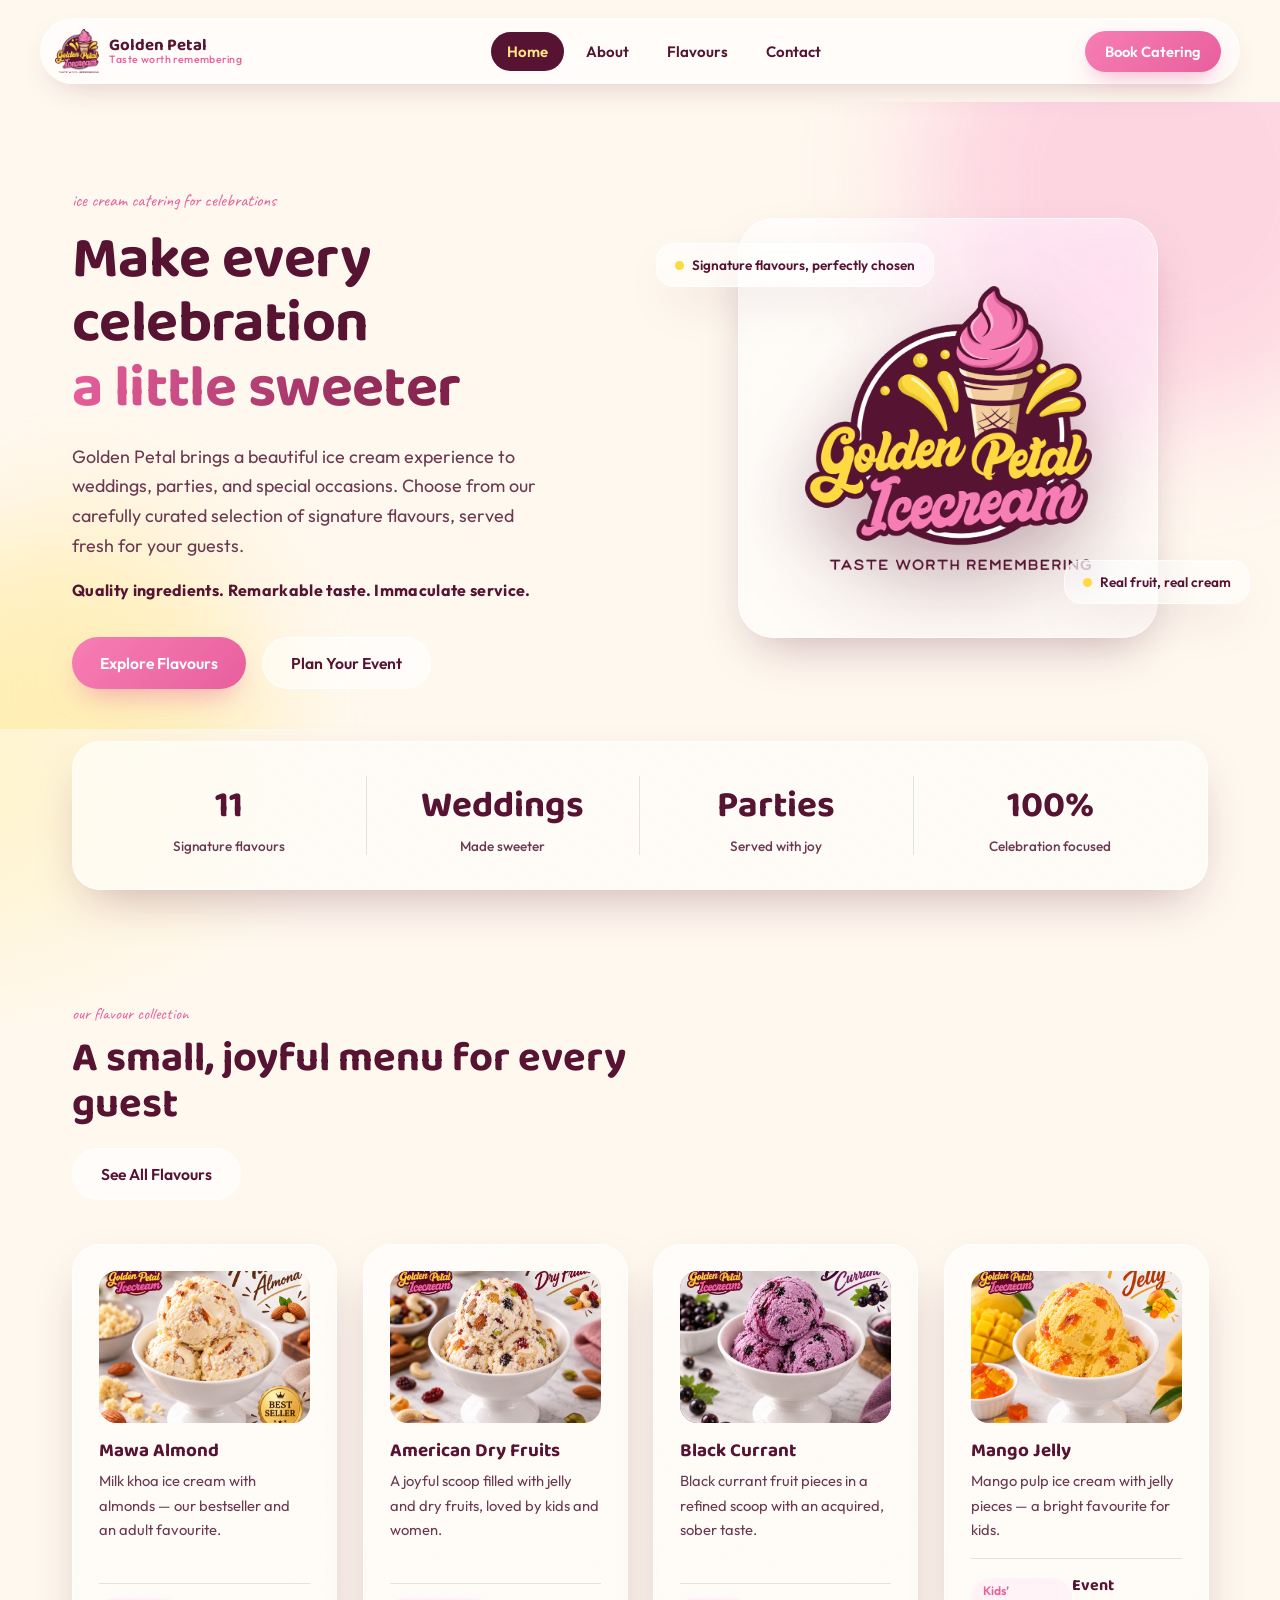
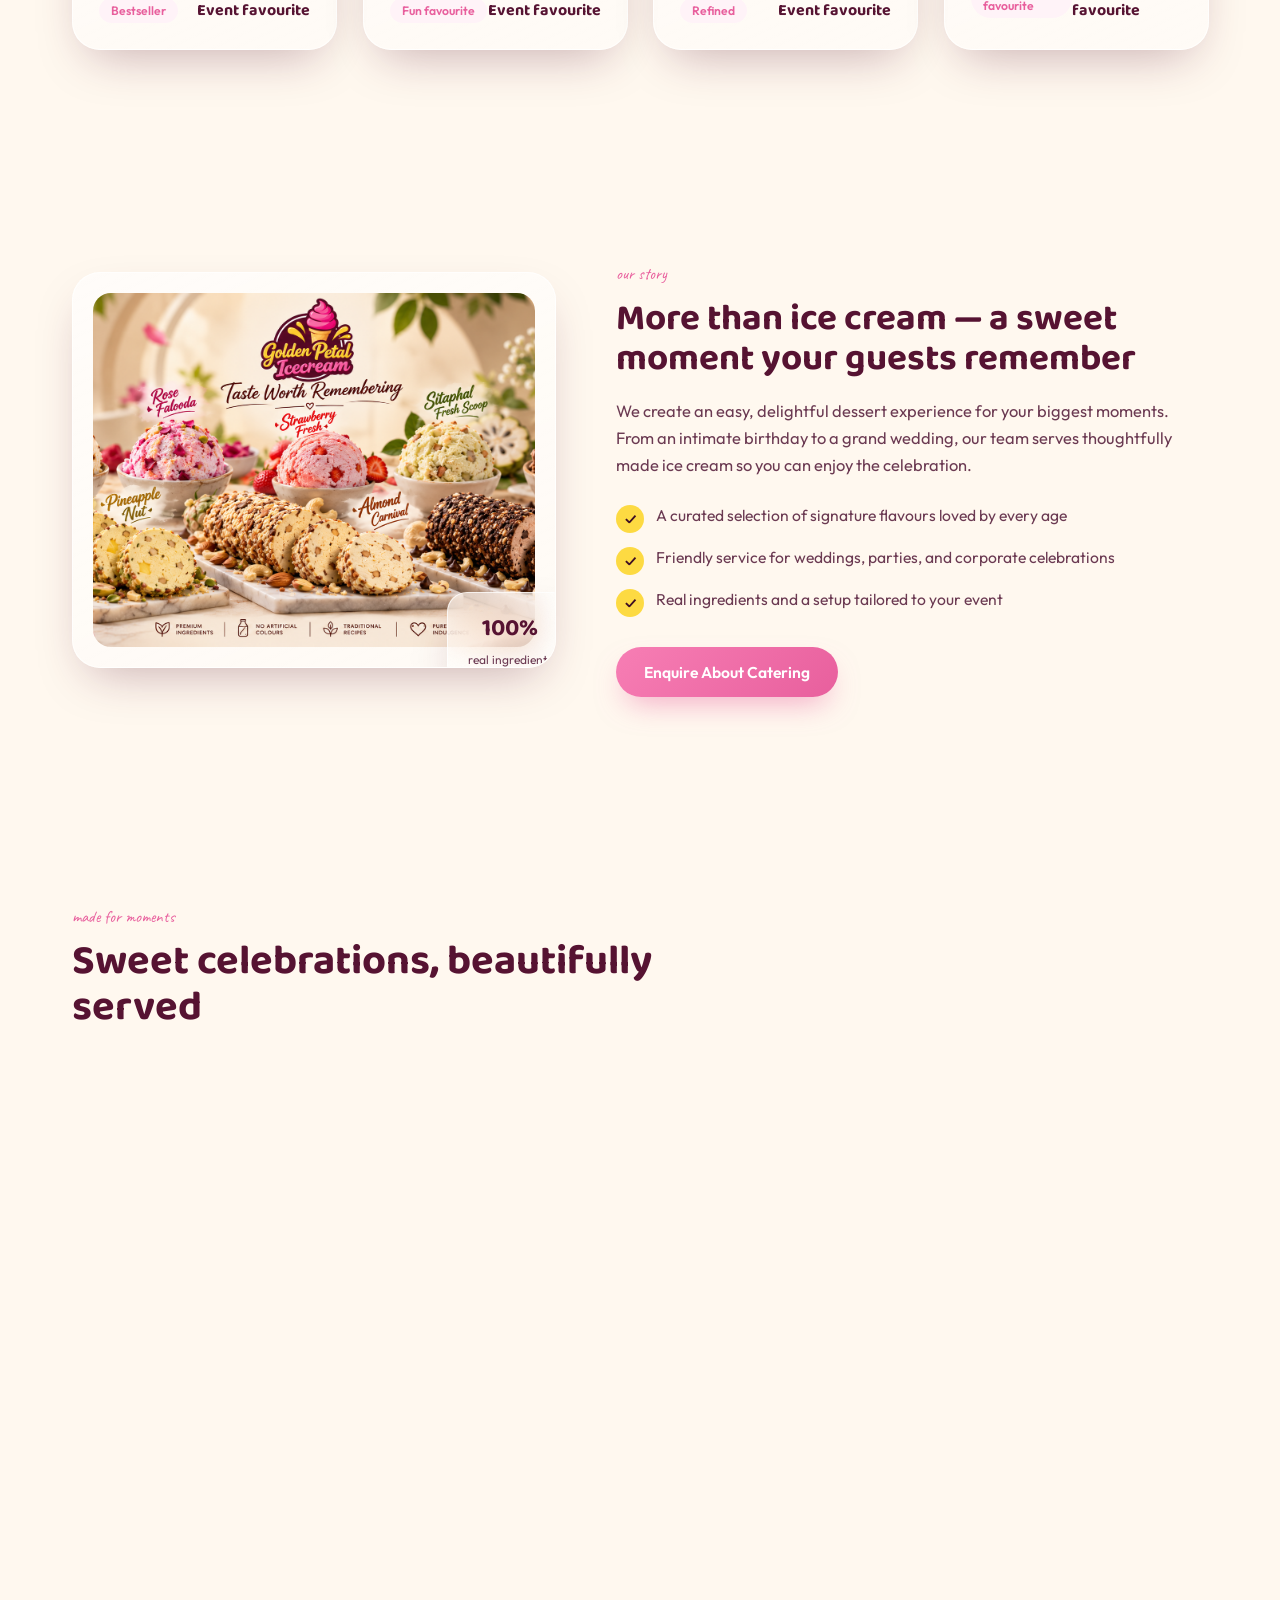
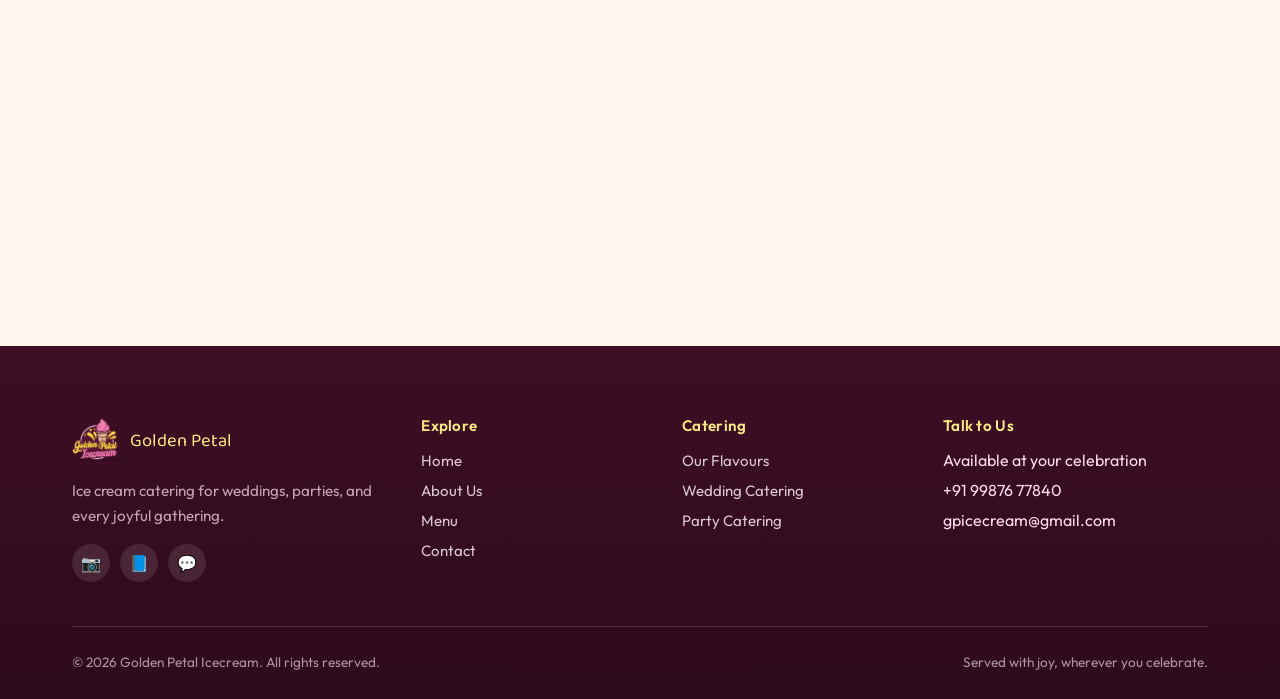
<file: index.html>
<!doctype html>
<html lang="en">
  <head>
    <meta charset="UTF-8" />
    <meta name="viewport" content="width=device-width, initial-scale=1.0" />
    <title>Golden Petal Icecream — Taste Worth Remembering</title>
    <meta
      name="description"
      content="Ice cream catering for weddings, parties, and joyful celebrations — made with real fruit and fresh cream."
    />
    <link rel="icon" href="assets/logo.png" />
    <link rel="stylesheet" href="css/style.css" />
    <link rel="stylesheet" href="css/home.css" />
  </head>
  <body class="page-fade">
    <header class="site-header">
      <nav class="nav-glass">
        <a href="index.html" class="nav-brand">
          <img src="assets/logo.png" alt="Golden Petal Icecream logo" />
          <span class="brand-name"
            >Golden Petal<span>Taste worth remembering</span></span
          >
        </a>
        <ul class="nav-links">
          <li><a href="index.html">Home</a></li>
          <li><a href="about.html">About</a></li>
          <li><a href="menu.html">Flavours</a></li>
          <li><a href="contact.html">Contact</a></li>
        </ul>
        <a href="contact.html" class="nav-cta">Book Catering</a>
        <button
          class="nav-toggle"
          aria-label="Toggle menu"
          aria-expanded="false"
        >
          <span></span><span></span><span></span>
        </button>
      </nav>
    </header>

    <main>
      <!-- HERO -->
      <section class="hero">
        <span class="blob blob-1"></span>
        <span class="blob blob-2"></span>
        <div class="wrap hero-grid">
          <div class="hero-copy">
            <p class="eyebrow-tag">ice cream catering for celebrations</p>
            <h1>Make every celebration<br /><em>a little sweeter</em></h1>
            <p>
              Golden Petal brings a beautiful ice cream experience to weddings,
              parties, and special occasions. Choose from our carefully curated
              selection of signature flavours, served fresh for your guests.
            </p>
            <p class="hero-promise">
              Quality ingredients. Remarkable taste. Immaculate service.
            </p>
            <div class="hero-actions">
              <a href="menu.html" class="btn btn-primary">Explore Flavours</a>
              <a href="contact.html" class="btn btn-ghost">Plan Your Event</a>
            </div>
          </div>
          <div class="hero-visual">
            <div class="glass-card hero-glass-frame">
              <img
                class="hero-logo"
                src="assets/logo.png"
                alt="Golden Petal Icecream — swirl cone illustration"
              />
            </div>
            <div class="glass-card hero-chip c1">
              <span class="dot"></span>Signature flavours, perfectly chosen
            </div>
            <div class="glass-card hero-chip c2">
              <span class="dot"></span>Real fruit, real cream
            </div>
          </div>
        </div>
      </section>

      <!-- STATS -->
      <section class="stats-strip">
        <div class="wrap">
          <div class="glass-card stats-bar reveal">
            <div class="stat">
              <strong>11</strong>
              <span>Signature flavours</span>
            </div>
            <div class="stat">
              <strong>Weddings</strong>
              <span>Made sweeter</span>
            </div>
            <div class="stat">
              <strong>Parties</strong>
              <span>Served with joy</span>
            </div>
            <div class="stat">
              <strong>100%</strong>
              <span>Celebration focused</span>
            </div>
          </div>
        </div>
      </section>

      <!-- FEATURED FLAVORS -->
      <section class="flavors">
        <div class="wrap">
          <div class="flavor-row section-head reveal" style="margin-bottom: 0">
            <div>
              <p class="eyebrow-tag">our flavour collection</p>
              <h2>A small, joyful menu for every guest</h2>
            </div>
            <a href="menu.html" class="btn btn-ghost">See All Flavours</a>
          </div>

          <div class="flavor-grid">
            <div class="glass-card flavor-card reveal" data-tilt>
              <div
                class="flavor-swatch"
                style="background: linear-gradient(150deg, #fbaad0, #f77eb4)"
              >
                <img src="assets/scoops/mawaAlmond.png" alt="" />
              </div>
              <h3>Mawa Almond</h3>
              <p>
                Milk khoa ice cream with almonds — our bestseller and an adult
                favourite.
              </p>
              <div class="flavor-meta">
                <span class="flavor-tag">Bestseller</span>
                <span class="flavor-price">Event favourite</span>
              </div>
            </div>

            <div class="glass-card flavor-card reveal" data-tilt>
              <div
                class="flavor-swatch"
                style="background: linear-gradient(150deg, #ffe685, #fdda42)"
              >
                <img src="assets/scoops/americanDryFruits.png" alt="" />
              </div>
              <h3>American Dry Fruits</h3>
              <p>
                A joyful scoop filled with jelly and dry fruits, loved by kids
                and women.
              </p>
              <div class="flavor-meta">
                <span class="flavor-tag">Fun favourite</span>
                <span class="flavor-price">Event favourite</span>
              </div>
            </div>

            <div class="glass-card flavor-card reveal" data-tilt>
              <div
                class="flavor-swatch"
                style="background: linear-gradient(150deg, #a63464, #7a1d45)"
              >
                <img src="assets/scoops/blackCurrant.png" alt="" />
              </div>
              <h3>Black Currant</h3>
              <p>
                Black currant fruit pieces in a refined scoop with an acquired,
                sober taste.
              </p>
              <div class="flavor-meta">
                <span class="flavor-tag">Refined</span>
                <span class="flavor-price">Event favourite</span>
              </div>
            </div>

            <div class="glass-card flavor-card reveal" data-tilt>
              <div
                class="flavor-swatch"
                style="background: linear-gradient(150deg, #ffdca8, #f77eb4)"
              >
                <img src="assets/scoops/mangoJelly.png" alt="" />
              </div>
              <h3>Mango Jelly</h3>
              <p>
                Mango pulp ice cream with jelly pieces — a bright favourite for
                kids.
              </p>
              <div class="flavor-meta">
                <span class="flavor-tag">Kids’ favourite</span>
                <span class="flavor-price">Event favourite</span>
              </div>
            </div>
          </div>
        </div>
      </section>

      <!-- ABOUT TEASER -->
      <section class="about-teaser-section">
        <div class="wrap about-teaser">
          <div class="glass-card teaser-visual reveal" data-tilt>
            <div class="stack">
              <span>
                <img src="assets/bg.png" alt="" />
              </span>
            </div>
            <div class="glass-card teaser-badge">
              <strong>100%</strong>
              <span>real ingredients</span>
            </div>
          </div>
          <div class="about-copy reveal">
            <p class="eyebrow-tag">our story</p>
            <h2>More than ice cream — a sweet moment your guests remember</h2>
            <p>
              We create an easy, delightful dessert experience for your biggest
              moments. From an intimate birthday to a grand wedding, our team
              serves thoughtfully made ice cream so you can enjoy the
              celebration.
            </p>
            <ul class="about-points">
              <li>
                <span class="ico">✓</span> A curated selection of signature
                flavours loved by every age
              </li>
              <li>
                <span class="ico">✓</span> Friendly service for weddings,
                parties, and corporate celebrations
              </li>
              <li>
                <span class="ico">✓</span> Real ingredients and a setup tailored
                to your event
              </li>
            </ul>
            <a href="contact.html" class="btn btn-primary"
              >Enquire About Catering</a
            >
          </div>
        </div>
      </section>

      <!-- GALLERY -->
      <section class="gallery">
        <div class="wrap">
          <div class="section-head reveal">
            <p class="eyebrow-tag">made for moments</p>
            <h2>Sweet celebrations, beautifully served</h2>
          </div>
          <div class="gallery-track">
            <div
              class="glass-card gallery-item reveal"
              style="background: linear-gradient(150deg, #ffdcec, #fbaad0)"
            >
              <img src="assets/scoops/chocoChips.png" alt="" />
            </div>
            <div
              class="glass-card gallery-item reveal"
              style="background: linear-gradient(150deg, #fff3c4, #ffe685)"
            >
              <img src="assets/scoops/roseFalooda.png" alt="" />
            </div>
            <div
              class="glass-card gallery-item reveal"
              style="background: linear-gradient(150deg, #fbaad0, #a63464)"
            >
              <img src="assets/roll slices/delightCoated.png" alt="" />
            </div>
            <div
              class="glass-card gallery-item reveal"
              style="background: linear-gradient(150deg, #ffe685, #f77eb4)"
            >
              <img src="assets/scoops/strawberryFresh.png" alt="" />
            </div>
            <div
              class="glass-card gallery-item reveal"
              style="background: linear-gradient(150deg, #a63464, #561332)"
            >
              <img src="assets/roll slices/almondCarnival.png" alt="" />
            </div>
          </div>
        </div>
      </section>

      <!-- CTA BANNER -->
      <section class="cta-section">
        <div class="wrap">
          <div class="cta-banner reveal">
            <div>
              <h2>Planning a wedding or party? Let’s make it delicious.</h2>
              <p>
                Tell us about your celebration and we’ll create an ice cream
                catering experience your guests will love.
              </p>
            </div>
            <a href="contact.html" class="btn btn-gold">Book Catering</a>
          </div>
        </div>
      </section>
    </main>

    <footer class="site-footer">
      <div class="wrap">
        <div class="footer-grid">
          <div>
            <div class="footer-brand">
              <img src="assets/logo.png" alt="Golden Petal Icecream logo" />
              <span>Golden Petal</span>
            </div>
            <p>
              Ice cream catering for weddings, parties, and every joyful
              gathering.
            </p>
            <div class="footer-social">
              <a href="#" aria-label="Instagram">📷</a>
              <a href="#" aria-label="Facebook">📘</a>
              <a href="#" aria-label="WhatsApp">💬</a>
            </div>
          </div>
          <div>
            <h4>Explore</h4>
            <ul class="footer-links">
              <li><a href="index.html">Home</a></li>
              <li><a href="about.html">About Us</a></li>
              <li><a href="menu.html">Menu</a></li>
              <li><a href="contact.html">Contact</a></li>
            </ul>
          </div>
          <div>
            <h4>Catering</h4>
            <ul class="footer-links">
              <li><a href="menu.html">Our Flavours</a></li>
              <li><a href="contact.html">Wedding Catering</a></li>
              <li><a href="contact.html">Party Catering</a></li>
            </ul>
          </div>
          <div>
            <h4>Talk to Us</h4>
            <ul class="footer-links">
              <li>Available at your celebration</li>
              <li>+91 99876 77840</li>
              <li>gpicecream@gmail.com</li>
            </ul>
          </div>
        </div>
        <div class="footer-bottom">
          <span>© 2026 Golden Petal Icecream. All rights reserved.</span>
          <span>Served with joy, wherever you celebrate.</span>
        </div>
      </div>
    </footer>

    <button class="to-top glass-card" aria-label="Back to top">↑</button>

    <script src="js/main.js"></script>
  </body>
</html>
</file>
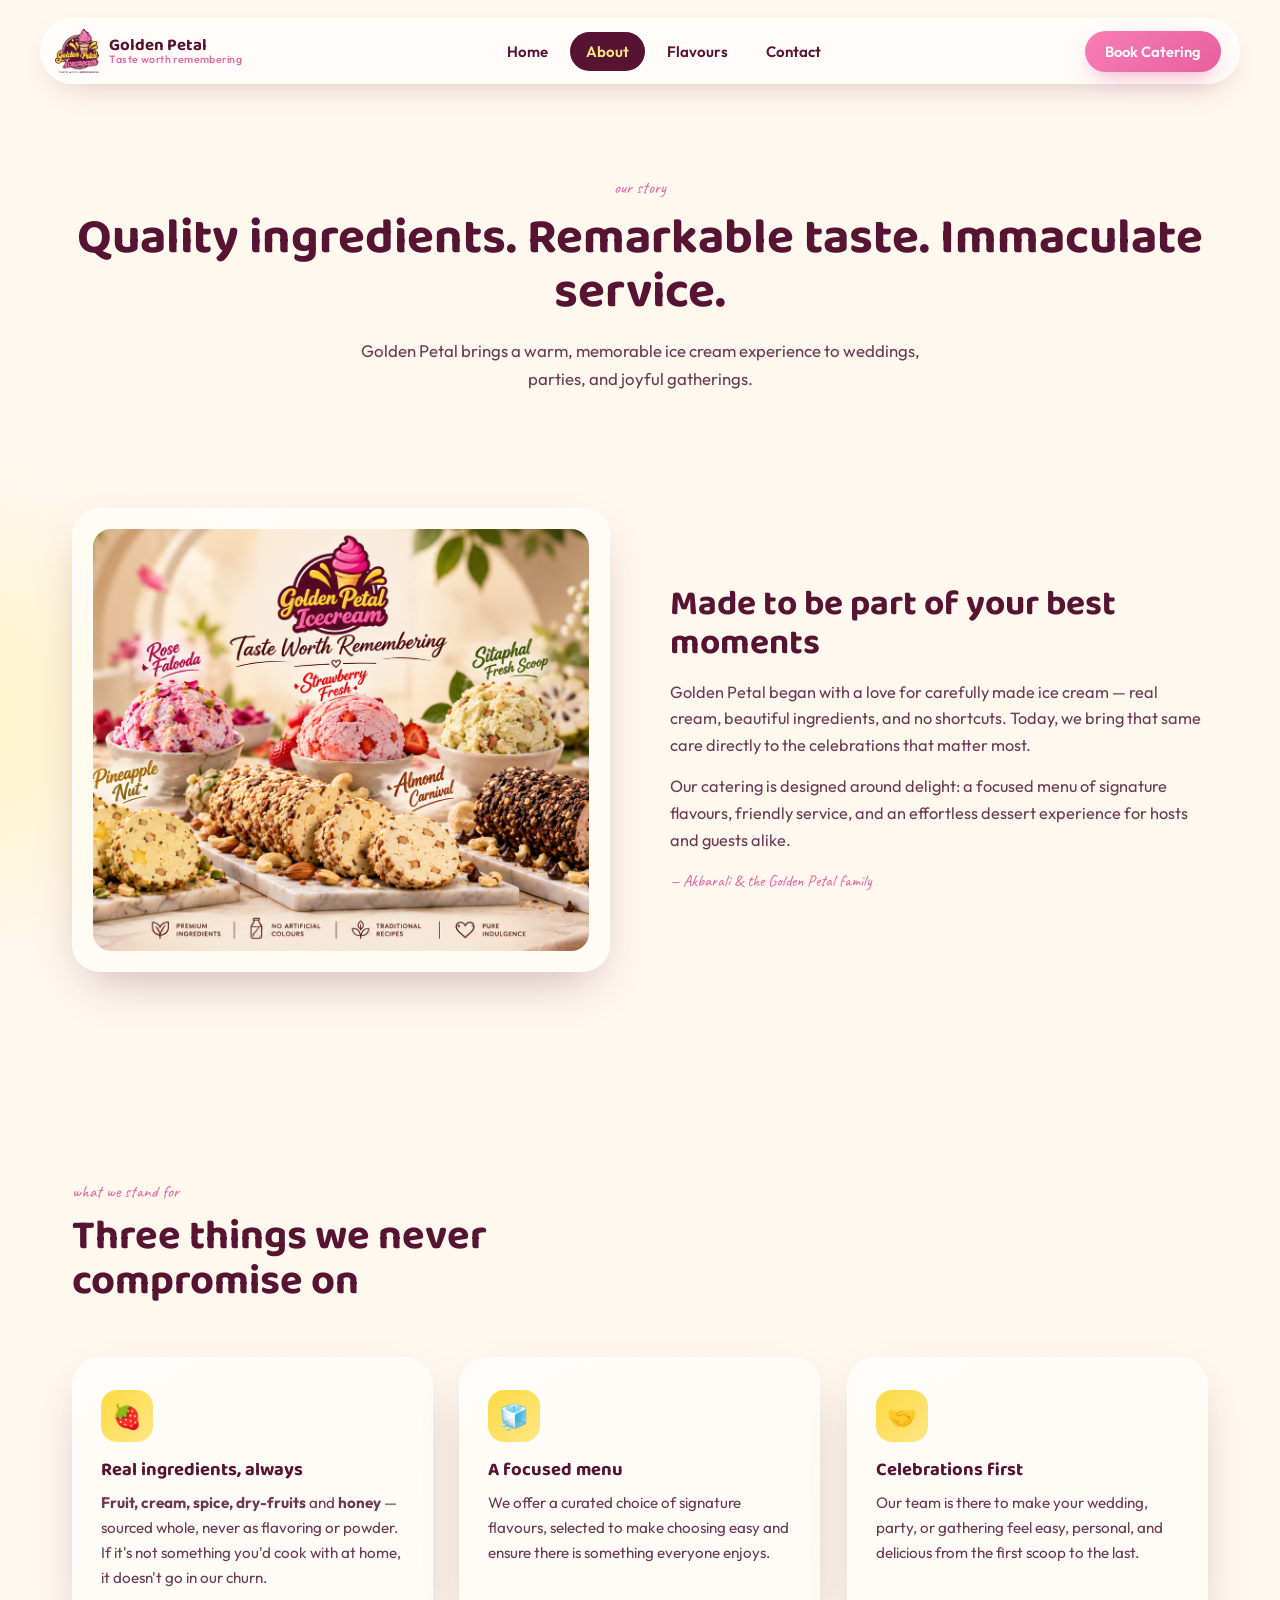
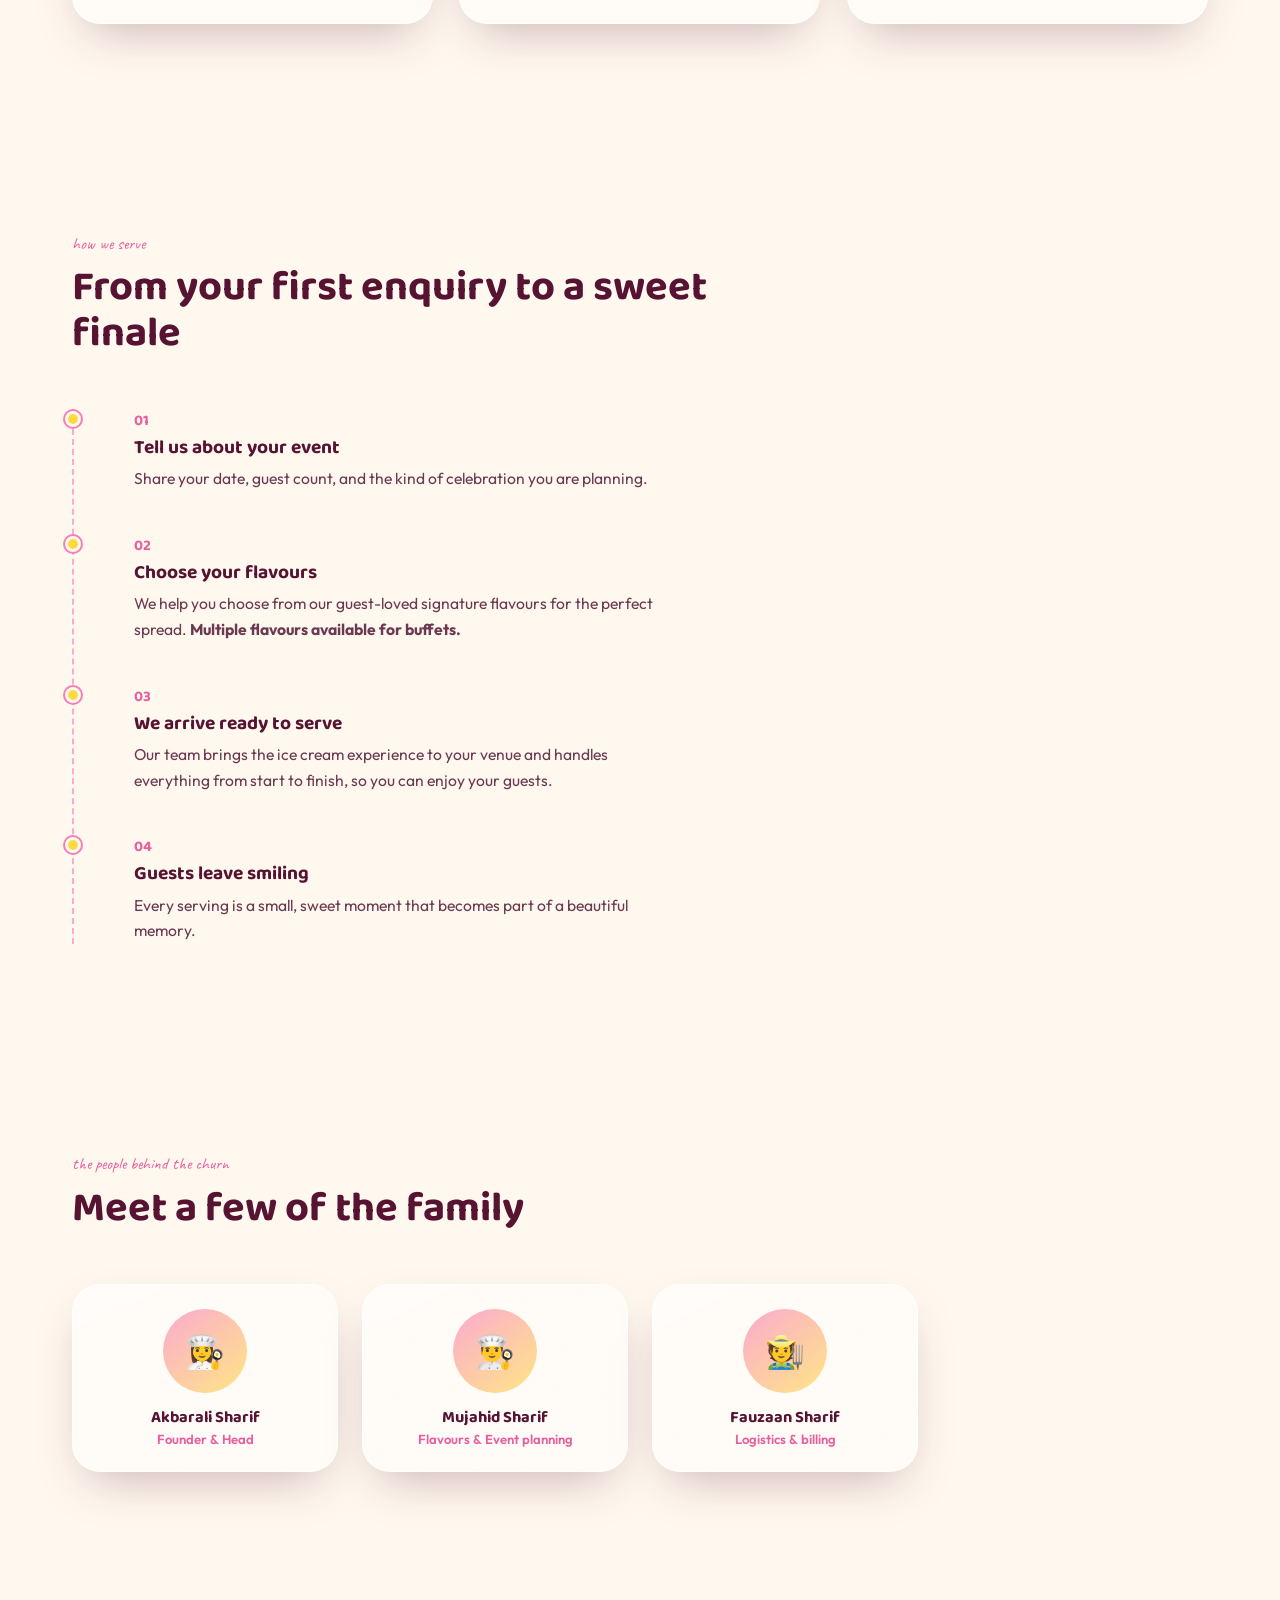
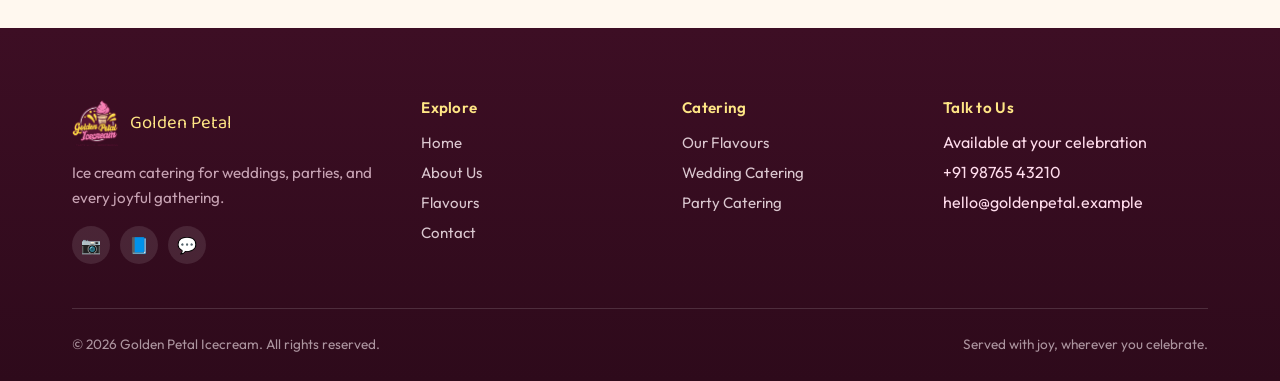
<file: about.html>
<!doctype html>
<html lang="en">
  <head>
    <meta charset="UTF-8" />
    <meta name="viewport" content="width=device-width, initial-scale=1.0" />
    <title>Our Story — Golden Petal Icecream</title>
    <meta
      name="description"
      content="Golden Petal brings thoughtful ice cream catering to weddings, parties, and special celebrations."
    />
    <link rel="icon" href="assets/logo.png" />
    <link rel="stylesheet" href="css/style.css" />
    <link rel="stylesheet" href="css/about.css" />
  </head>
  <body class="page-fade">
    <header class="site-header">
      <nav class="nav-glass">
        <a href="index.html" class="nav-brand">
          <img src="assets/logo.png" alt="Golden Petal Icecream logo" />
          <span class="brand-name"
            >Golden Petal<span>Taste worth remembering</span></span
          >
        </a>
        <ul class="nav-links">
          <li><a href="index.html">Home</a></li>
          <li><a href="about.html">About</a></li>
          <li><a href="menu.html">Flavours</a></li>
          <li><a href="contact.html">Contact</a></li>
        </ul>
        <a href="contact.html" class="nav-cta">Book Catering</a>
        <button
          class="nav-toggle"
          aria-label="Toggle menu"
          aria-expanded="false"
        >
          <span></span><span></span><span></span>
        </button>
      </nav>
    </header>

    <main>
      <section class="page-hero">
        <div class="wrap">
          <p class="eyebrow-tag">our story</p>
          <h1>Quality ingredients. Remarkable taste. Immaculate service.</h1>
          <p>
            Golden Petal brings a warm, memorable ice cream experience to
            weddings, parties, and joyful gatherings.
          </p>
        </div>
      </section>

      <section class="story-section">
        <div class="wrap story-split">
          <div class="glass-card story-visual reveal" data-tilt>
            <div class="stack">
              <span>
                <img src="assets/bg.png" alt="" />
              </span>
            </div>
          </div>
          <div class="story-copy reveal">
            <h2>Made to be part of your best moments</h2>
            <p>
              Golden Petal began with a love for carefully made ice cream — real
              cream, beautiful ingredients, and no shortcuts. Today, we bring
              that same care directly to the celebrations that matter most.
            </p>
            <p>
              Our catering is designed around delight: a focused menu of
              signature flavours, friendly service, and an effortless dessert
              experience for hosts and guests alike.
            </p>
            <p class="story-sign">— Akbarali &amp; the Golden Petal family</p>
          </div>
        </div>
      </section>

      <section class="values-section">
        <div class="wrap">
          <div class="section-head reveal">
            <p class="eyebrow-tag">what we stand for</p>
            <h2>Three things we never compromise on</h2>
          </div>
          <div class="values-grid">
            <div class="glass-card value-card reveal" data-tilt>
              <div class="ico">🍓</div>
              <h3>Real ingredients, always</h3>
              <p>
                <b>Fruit, cream, spice, dry-fruits </b> and <b> honey</b> —
                sourced whole, never as flavoring or powder. If it's not
                something you'd cook with at home, it doesn't go in our churn.
              </p>
            </div>
            <div class="glass-card value-card reveal" data-tilt>
              <div class="ico">🧊</div>
              <h3>A focused menu</h3>
              <p>
                We offer a curated choice of signature flavours, selected to
                make choosing easy and ensure there is something everyone
                enjoys.
              </p>
            </div>
            <div class="glass-card value-card reveal" data-tilt>
              <div class="ico">🤝</div>
              <h3>Celebrations first</h3>
              <p>
                Our team is there to make your wedding, party, or gathering feel
                easy, personal, and delicious from the first scoop to the last.
              </p>
            </div>
          </div>
        </div>
      </section>

      <section class="timeline-section">
        <div class="wrap">
          <div class="section-head reveal">
            <p class="eyebrow-tag">how we serve</p>
            <h2>From your first enquiry to a sweet finale</h2>
          </div>
          <div class="timeline reveal">
            <div class="timeline-item">
              <span class="timeline-year">01</span>
              <h3>Tell us about your event</h3>
              <p>
                Share your date, guest count, and the kind of celebration you
                are planning.
              </p>
            </div>
            <div class="timeline-item">
              <span class="timeline-year">02</span>
              <h3>Choose your flavours</h3>
              <p>
                We help you choose from our guest-loved signature flavours for
                the perfect spread.
                <b> Multiple flavours available for buffets.</b>
              </p>
            </div>
            <div class="timeline-item">
              <span class="timeline-year">03</span>
              <h3>We arrive ready to serve</h3>
              <p>
                Our team brings the ice cream experience to your venue and
                handles everything from start to finish, so you can enjoy your
                guests.
              </p>
            </div>
            <div class="timeline-item">
              <span class="timeline-year">04</span>
              <h3>Guests leave smiling</h3>
              <p>
                Every serving is a small, sweet moment that becomes part of a
                beautiful memory.
              </p>
            </div>
          </div>
        </div>
      </section>

      <section class="team-section">
        <div class="wrap">
          <div class="section-head reveal">
            <p class="eyebrow-tag">the people behind the churn</p>
            <h2>Meet a few of the family</h2>
          </div>
          <div class="team-grid">
            <div class="glass-card team-card reveal" data-tilt>
              <div class="team-avatar">👩‍🍳</div>
              <h3>Akbarali Sharif</h3>
              <span>Founder &amp; Head</span>
            </div>
            <div class="glass-card team-card reveal" data-tilt>
              <div class="team-avatar">👨‍🍳</div>
              <h3>Mujahid Sharif</h3>
              <span>Flavours &amp; Event planning</span>
            </div>
            <div class="glass-card team-card reveal" data-tilt>
              <div class="team-avatar">🧑‍🌾</div>
              <h3>Fauzaan Sharif</h3>
              <span>Logistics &amp; billing </span>
            </div>
            <!-- <div class="glass-card team-card reveal" data-tilt>
              <div class="team-avatar">👩‍💼</div>
              <h3>Sana Iyer</h3>
              <span>Events &amp; Guest Experience</span>
            </div> -->
          </div>
        </div>
      </section>
    </main>

    <footer class="site-footer">
      <div class="wrap">
        <div class="footer-grid">
          <div>
            <div class="footer-brand">
              <img src="assets/logo.png" alt="Golden Petal Icecream logo" />
              <span>Golden Petal</span>
            </div>
            <p>
              Ice cream catering for weddings, parties, and every joyful
              gathering.
            </p>
            <div class="footer-social">
              <a href="#" aria-label="Instagram">📷</a>
              <a href="#" aria-label="Facebook">📘</a>
              <a href="#" aria-label="WhatsApp">💬</a>
            </div>
          </div>
          <div>
            <h4>Explore</h4>
            <ul class="footer-links">
              <li><a href="index.html">Home</a></li>
              <li><a href="about.html">About Us</a></li>
              <li><a href="menu.html">Flavours</a></li>
              <li><a href="contact.html">Contact</a></li>
            </ul>
          </div>
          <div>
            <h4>Catering</h4>
            <ul class="footer-links">
              <li><a href="menu.html">Our Flavours</a></li>
              <li><a href="contact.html">Wedding Catering</a></li>
              <li><a href="contact.html">Party Catering</a></li>
            </ul>
          </div>
          <div>
            <h4>Talk to Us</h4>
            <ul class="footer-links">
              <li>Available at your celebration</li>
              <li>+91 98765 43210</li>
              <li>hello@goldenpetal.example</li>
            </ul>
          </div>
        </div>
        <div class="footer-bottom">
          <span>© 2026 Golden Petal Icecream. All rights reserved.</span>
          <span>Served with joy, wherever you celebrate.</span>
        </div>
      </div>
    </footer>

    <button class="to-top glass-card" aria-label="Back to top">↑</button>

    <script src="js/main.js"></script>
  </body>
</html>
</file>
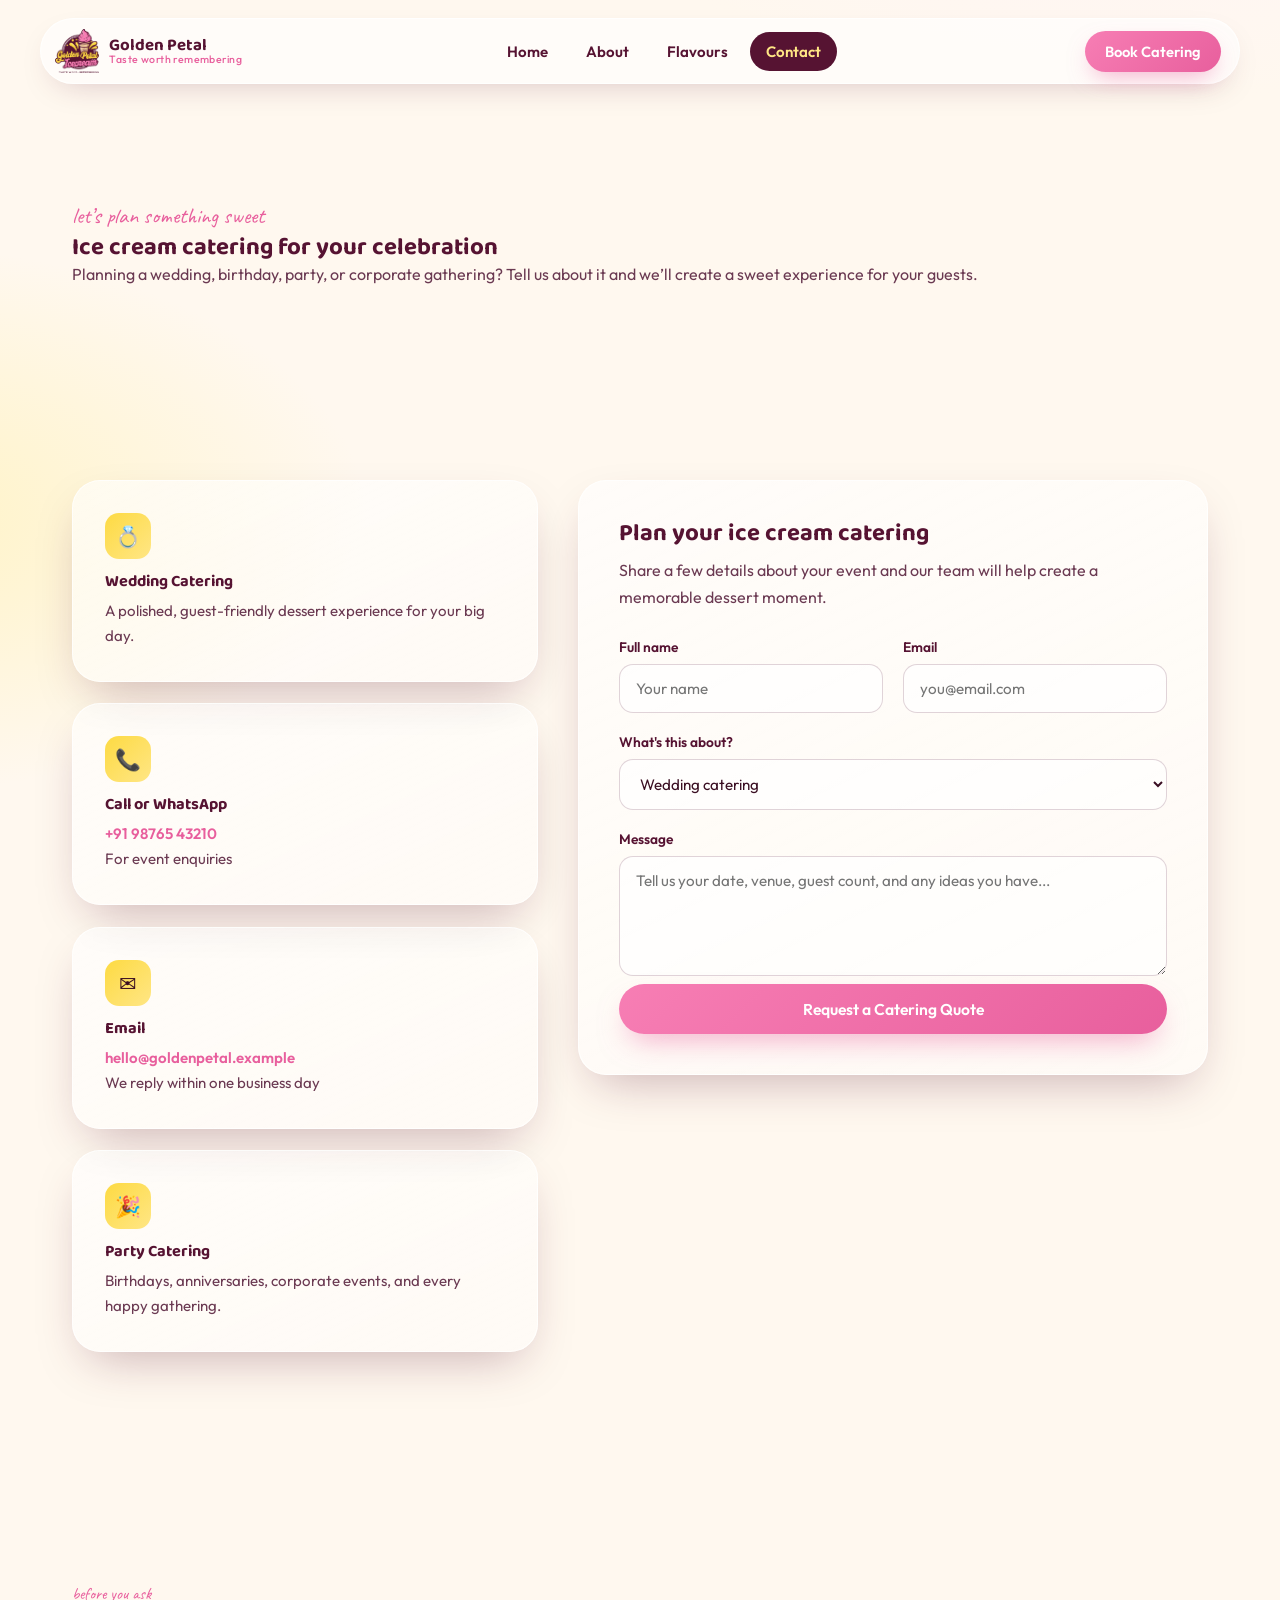
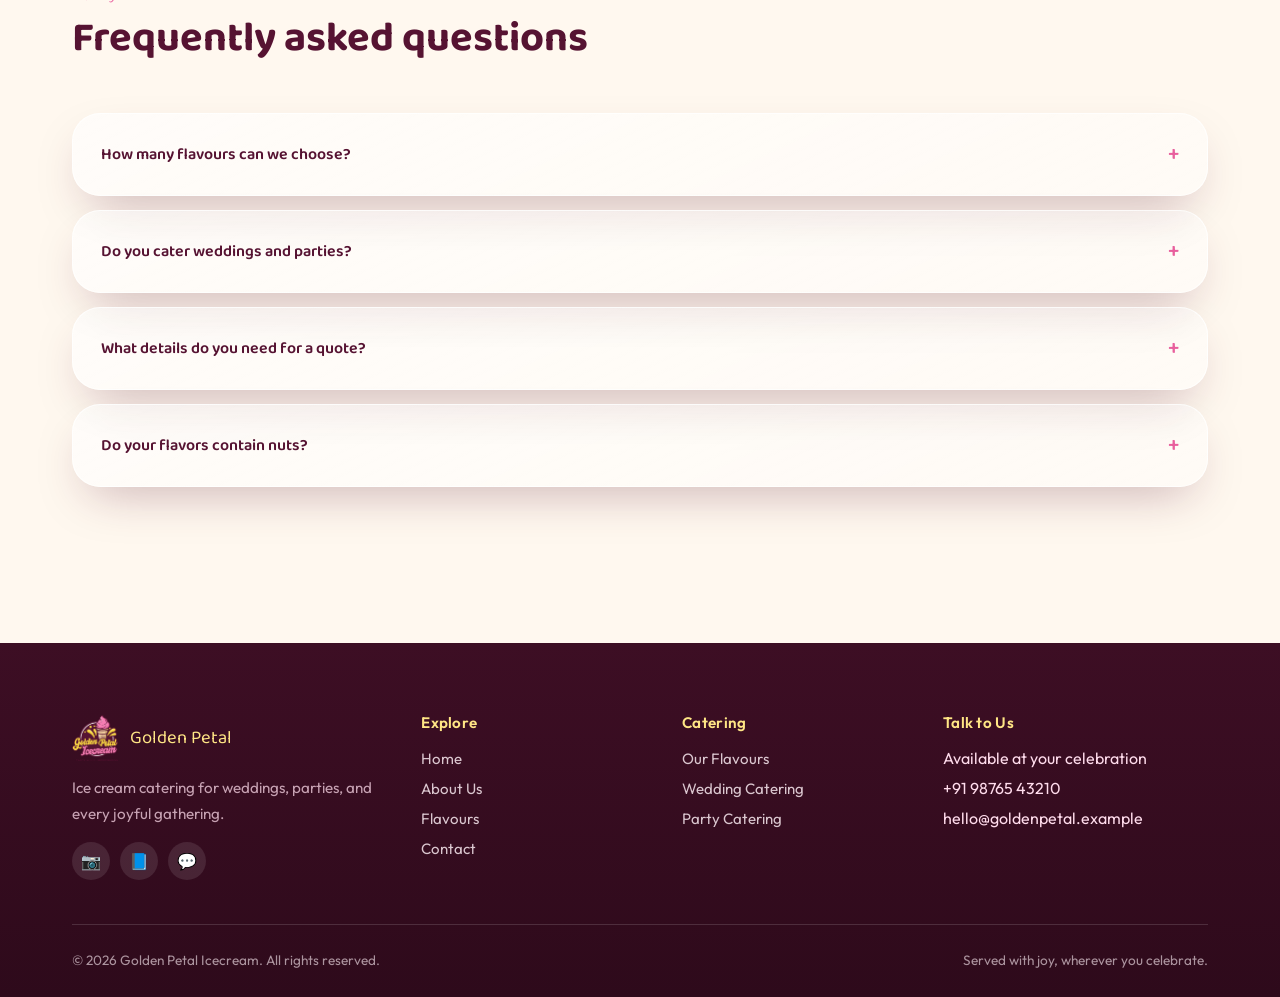
<file: contact.html>
<!doctype html>
<html lang="en">
  <head>
    <meta charset="UTF-8" />
    <meta name="viewport" content="width=device-width, initial-scale=1.0" />
    <title>Book Catering — Golden Petal Icecream</title>
    <meta
      name="description"
      content="Book Golden Petal ice cream catering for weddings, parties, and special celebrations."
    />
    <link rel="icon" href="assets/logo.png" />
    <link rel="stylesheet" href="css/style.css" />
    <link rel="stylesheet" href="css/contact.css" />
  </head>
  <body class="page-fade">
    <header class="site-header">
      <nav class="nav-glass">
        <a href="index.html" class="nav-brand">
          <img src="assets/logo.png" alt="Golden Petal Icecream logo" />
          <span class="brand-name"
            >Golden Petal<span>Taste worth remembering</span></span
          >
        </a>
        <ul class="nav-links">
          <li><a href="index.html">Home</a></li>
          <li><a href="about.html">About</a></li>
          <li><a href="menu.html">Flavours</a></li>
          <li><a href="contact.html">Contact</a></li>
        </ul>
        <a href="contact.html" class="nav-cta">Book Catering</a>
        <button
          class="nav-toggle"
          aria-label="Toggle menu"
          aria-expanded="false"
        >
          <span></span><span></span><span></span>
        </button>
      </nav>
    </header>

    <main>
      <section class="page-hero">
        <div class="wrap">
          <p class="eyebrow-tag">let’s plan something sweet</p>
          <h1>Ice cream catering for your celebration</h1>
          <p>
            Planning a wedding, birthday, party, or corporate gathering? Tell us
            about it and we’ll create a sweet experience for your guests.
          </p>
        </div>
      </section>

      <section class="contact-section">
        <div class="wrap contact-grid">
          <div class="contact-info reveal">
            <div class="glass-card info-card">
              <div class="ico">💍</div>
              <h3>Wedding Catering</h3>
              <p>
                A polished, guest-friendly dessert experience for your big day.
              </p>
            </div>
            <div class="glass-card info-card">
              <div class="ico">📞</div>
              <h3>Call or WhatsApp</h3>
              <p>
                <a href="tel:+919876543210">+91 98765 43210</a><br />For event
                enquiries
              </p>
            </div>
            <div class="glass-card info-card">
              <div class="ico">✉️</div>
              <h3>Email</h3>
              <p>
                <a href="mailto:hello@goldenpetal.example"
                  >hello@goldenpetal.example</a
                ><br />We reply within one business day
              </p>
            </div>
            <div class="glass-card info-card">
              <div class="ico">🎉</div>
              <h3>Party Catering</h3>
              <p>
                Birthdays, anniversaries, corporate events, and every happy
                gathering.
              </p>
            </div>
          </div>

          <div class="glass-card form-card reveal">
            <h2>Plan your ice cream catering</h2>
            <p>
              Share a few details about your event and our team will help create
              a memorable dessert moment.
            </p>
            <form class="contact-form" novalidate>
              <div class="form-grid">
                <div class="field">
                  <label for="name">Full name</label>
                  <input
                    type="text"
                    id="name"
                    name="name"
                    placeholder="Your name"
                    required
                  />
                </div>
                <div class="field">
                  <label for="email">Email</label>
                  <input
                    type="email"
                    id="email"
                    name="email"
                    placeholder="you@email.com"
                    required
                  />
                </div>
                <div class="field full">
                  <label for="topic">What's this about?</label>
                  <select id="topic" name="topic">
                    <option>Wedding catering</option>
                    <option>Party catering</option>
                    <option>Corporate event</option>
                    <option>General enquiry</option>
                  </select>
                </div>
                <div class="field full">
                  <label for="message">Message</label>
                  <textarea
                    id="message"
                    name="message"
                    placeholder="Tell us your date, venue, guest count, and any ideas you have..."
                    required
                  ></textarea>
                </div>
              </div>
              <button type="submit" class="btn btn-primary">
                Request a Catering Quote
              </button>
              <div class="form-status"></div>
            </form>
          </div>
        </div>
      </section>

      <section class="faq-section">
        <div class="wrap">
          <div class="section-head reveal">
            <p class="eyebrow-tag">before you ask</p>
            <h2>Frequently asked questions</h2>
          </div>
          <div class="faq-list">
            <div class="glass-card faq-item reveal">
              <button class="faq-q">
                How many flavours can we choose?
                <span class="plus">+</span>
              </button>
              <div class="faq-a">
                <p>
                  We offer a focused selection of eleven crowd-pleasing flavours
                  across Scoops and Roll Slices. We’ll help you choose the right
                  mix for your guests and event style.
                </p>
              </div>
            </div>
            <div class="glass-card faq-item reveal">
              <button class="faq-q">
                Do you cater weddings and parties?
                <span class="plus">+</span>
              </button>
              <div class="faq-a">
                <p>
                  Yes. Golden Petal is an ice cream catering service for
                  weddings, birthdays, private parties, and corporate
                  celebrations.
                </p>
              </div>
            </div>
            <div class="glass-card faq-item reveal">
              <button class="faq-q">
                What details do you need for a quote?
                <span class="plus">+</span>
              </button>
              <div class="faq-a">
                <p>
                  Please share your event date, venue, approximate guest count,
                  and any flavour preferences. We’ll get back to you with the
                  best setup.
                </p>
              </div>
            </div>
            <div class="glass-card faq-item reveal">
              <button class="faq-q">
                Do your flavors contain nuts?
                <span class="plus">+</span>
              </button>
              <div class="faq-a">
                <p>
                  Several signature flavours use pistachio, almond, or hazelnut.
                  Please let us know about allergies while booking so we can
                  guide you properly.
                </p>
              </div>
            </div>
          </div>
        </div>
      </section>
    </main>

    <footer class="site-footer">
      <div class="wrap">
        <div class="footer-grid">
          <div>
            <div class="footer-brand">
              <img src="assets/logo.png" alt="Golden Petal Icecream logo" />
              <span>Golden Petal</span>
            </div>
            <p>
              Ice cream catering for weddings, parties, and every joyful
              gathering.
            </p>
            <div class="footer-social">
              <a href="#" aria-label="Instagram">📷</a>
              <a href="#" aria-label="Facebook">📘</a>
              <a href="#" aria-label="WhatsApp">💬</a>
            </div>
          </div>
          <div>
            <h4>Explore</h4>
            <ul class="footer-links">
              <li><a href="index.html">Home</a></li>
              <li><a href="about.html">About Us</a></li>
              <li><a href="menu.html">Flavours</a></li>
              <li><a href="contact.html">Contact</a></li>
            </ul>
          </div>
          <div>
            <h4>Catering</h4>
            <ul class="footer-links">
              <li><a href="menu.html">Our Flavours</a></li>
              <li><a href="contact.html">Wedding Catering</a></li>
              <li><a href="contact.html">Party Catering</a></li>
            </ul>
          </div>
          <div>
            <h4>Talk to Us</h4>
            <ul class="footer-links">
              <li>Available at your celebration</li>
              <li>+91 98765 43210</li>
              <li>hello@goldenpetal.example</li>
            </ul>
          </div>
        </div>
        <div class="footer-bottom">
          <span>© 2026 Golden Petal Icecream. All rights reserved.</span>
          <span>Served with joy, wherever you celebrate.</span>
        </div>
      </div>
    </footer>

    <button class="to-top glass-card" aria-label="Back to top">↑</button>

    <script src="js/main.js"></script>
    <script src="js/contact.js"></script>
  </body>
</html>
</file>
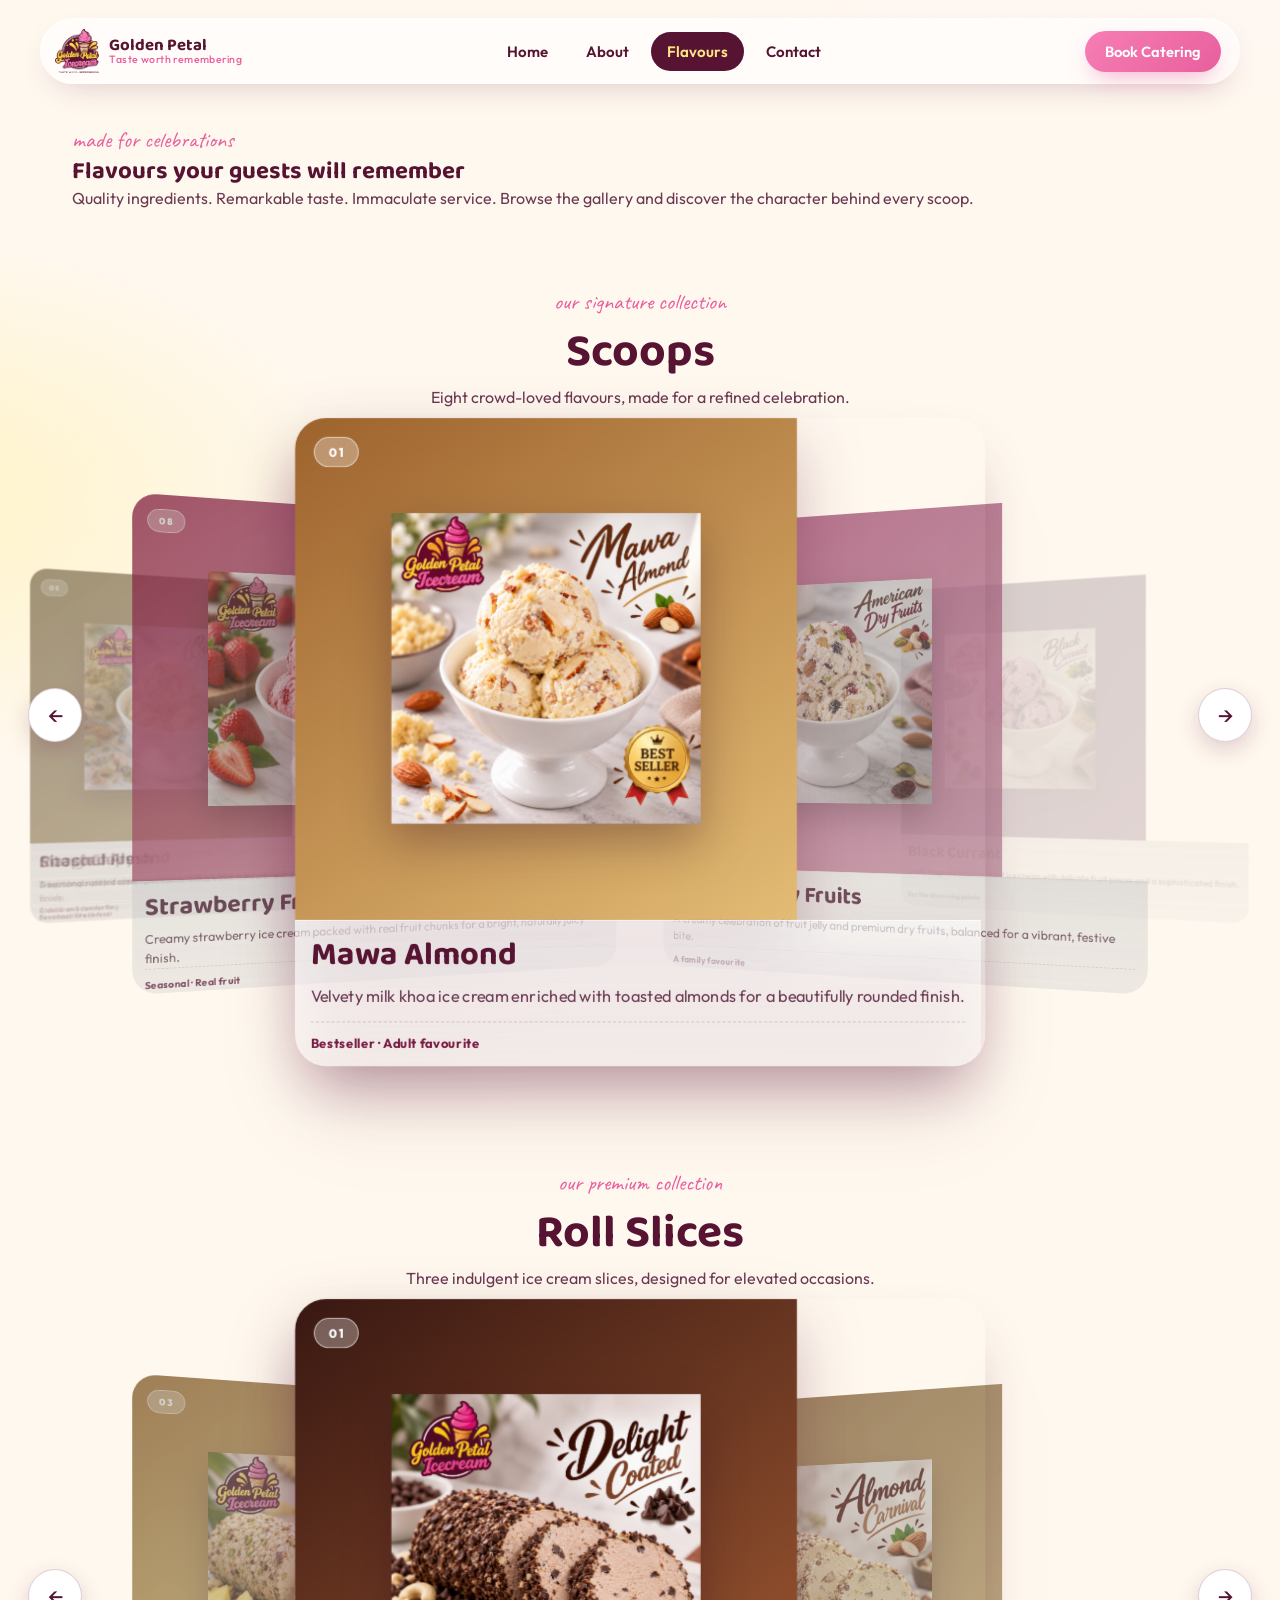
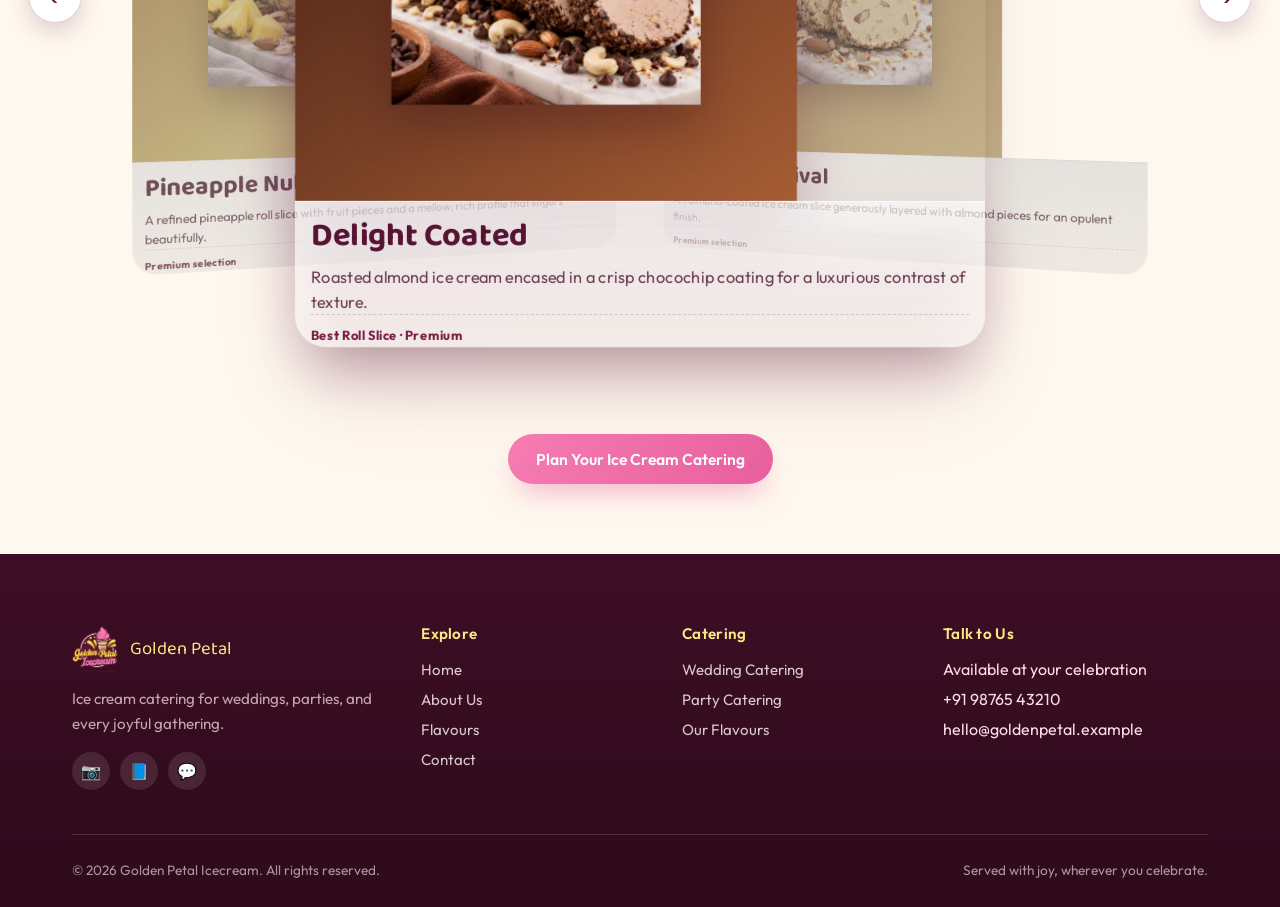
<file: menu.html>
<!doctype html>
<html lang="en">
  <head>
    <meta charset="UTF-8" />
    <meta name="viewport" content="width=device-width, initial-scale=1.0" />
    <title>Flavours & Catering — Golden Petal Icecream</title>
    <meta
      name="description"
      content="Discover Golden Petal's premium Scoops and Roll Slices for wedding and party catering."
    />
    <link rel="icon" href="assets/logo.png" />
    <link rel="stylesheet" href="css/style.css" />
    <link rel="stylesheet" href="css/menu.css" />
  </head>
  <body class="page-fade">
    <header class="site-header">
      <nav class="nav-glass">
        <a href="index.html" class="nav-brand"
          ><img src="assets/logo.png" alt="Golden Petal Icecream logo" /><span
            class="brand-name"
            >Golden Petal<span>Taste worth remembering</span></span
          ></a
        >
        <ul class="nav-links">
          <li><a href="index.html">Home</a></li>
          <li><a href="about.html">About</a></li>
          <li><a href="menu.html">Flavours</a></li>
          <li><a href="contact.html">Contact</a></li>
        </ul>
        <a href="contact.html" class="nav-cta">Book Catering</a
        ><button
          class="nav-toggle"
          aria-label="Toggle menu"
          aria-expanded="false"
        >
          <span></span><span></span><span></span>
        </button>
      </nav>
    </header>
    <main>
      <section class="page-hero">
        <div class="wrap">
          <p class="eyebrow-tag">made for celebrations</p>
          <h1>Flavours your guests will remember</h1>
          <p>
            Quality ingredients. Remarkable taste. Immaculate service. Browse
            the gallery and discover the character behind every scoop.
          </p>
        </div>
      </section>
      <section class="menu-section">
        <div class="wrap">
          <section class="flavour-collection" aria-labelledby="scoops-title">
            <div class="flavour-gallery-heading">
              <div>
                <p class="eyebrow-tag">our signature collection</p>
                <h2 id="scoops-title">Scoops</h2>
                <p>
                  Eight crowd-loved flavours, made for a refined celebration.
                </p>
              </div>
              <div
                class="gallery-controls"
                aria-label="Scoops gallery controls"
              >
                <button
                  class="gallery-arrow"
                  type="button"
                  data-gallery-prev="scoops"
                  aria-label="Previous flavours"
                >
                  ←</button
                ><button
                  class="gallery-arrow"
                  type="button"
                  data-gallery-next="scoops"
                  aria-label="Next flavours"
                >
                  →
                </button>
              </div>
            </div>
            <div class="flavour-gallery" id="scoops" tabindex="0">
              <button
                class="flavour-card flavour-mawa"
                type="button"
                aria-pressed="false"
                aria-label="Mawa Almond"
              >
                <span class="flavour-media">
                  <span class="flavour-number">01</span>
                  <img
                    src="assets/scoops/mawaAlmond.png"
                    alt="Mawa Almond ice cream"
                  />
                </span>
                <span class="flavour-body">
                  <span class="flavour-text">
                    <strong class="flavour-title">Mawa Almond</strong>
                    <span class="des"
                      >Velvety milk khoa ice cream enriched with toasted almonds
                      for a beautifully rounded finish.</span
                    >
                  </span>
                  <em class="flavour-tag">Bestseller · Adult favourite</em>
                </span>
              </button>
              <button
                class="flavour-card flavour-american"
                type="button"
                aria-pressed="false"
                aria-label="American Dry Fruits"
              >
                <span class="flavour-media">
                  <span class="flavour-number">02</span>
                  <img
                    src="assets/scoops/americanDryFruits.png"
                    alt="American Dry Fruits ice cream"
                  />
                </span>
                <span class="flavour-body">
                  <span class="flavour-text">
                    <strong class="flavour-title">American Dry Fruits</strong>
                    <span class="des"
                      >A creamy celebration of fruit jelly and premium dry
                      fruits, balanced for a vibrant, festive bite.</span
                    >
                  </span>
                  <em class="flavour-tag">A family favourite</em>
                </span>
              </button>
              <button
                class="flavour-card flavour-blackcurrant"
                type="button"
                aria-pressed="false"
                aria-label="Black Currant"
              >
                <span class="flavour-media">
                  <span class="flavour-number">03</span>
                  <img
                    src="assets/scoops/blackCurrant.png"
                    alt="Black Currant ice cream"
                  />
                </span>
                <span class="flavour-body">
                  <span class="flavour-text">
                    <strong class="flavour-title">Black Currant</strong>
                    <span class="des"
                      >Dark, fragrant black currant ice cream with delicate
                      fruit pieces and a sophisticated finish.</span
                    >
                  </span>
                  <em class="flavour-tag">For the discerning palate</em>
                </span>
              </button>
              <button
                class="flavour-card flavour-mango"
                type="button"
                aria-pressed="false"
                aria-label="Mango Jelly"
              >
                <span class="flavour-media">
                  <span class="flavour-number">04</span>
                  <img
                    src="assets/scoops/mangoJelly.png"
                    alt="Mango Jelly ice cream"
                  />
                </span>
                <span class="flavour-body">
                  <span class="flavour-text">
                    <strong class="flavour-title">Mango Jelly</strong>
                    <span class="des"
                      >Silky mango-pulp ice cream with jewel-like jelly pieces
                      for a bright, fruit-forward finish.</span
                    >
                  </span>
                  <em class="flavour-tag">A children’s favourite</em>
                </span>
              </button>
              <button
                class="flavour-card flavour-choco"
                type="button"
                aria-pressed="false"
                aria-label="ChocoChips"
              >
                <span class="flavour-media">
                  <span class="flavour-number">05</span>
                  <img
                    src="assets/scoops/chocoChips.png"
                    alt="ChocoChips ice cream"
                  />
                </span>
                <span class="flavour-body">
                  <span class="flavour-text">
                    <strong class="flavour-title">ChocoChips</strong>
                    <span class="des"
                      >Deep chocolate ice cream generously folded with crisp
                      chocochips for a rich, textured scoop.</span
                    >
                  </span>
                  <em class="flavour-tag">For chocolate lovers</em>
                </span>
              </button>
              <button
                class="flavour-card flavour-roasted"
                type="button"
                aria-pressed="false"
                aria-label="Roasted Almond"
              >
                <span class="flavour-media">
                  <span class="flavour-number">06</span>
                  <img
                    src="assets/scoops/roastedAlmond.png"
                    alt="Roasted Almond ice cream"
                  />
                </span>
                <span class="flavour-body">
                  <span class="flavour-text">
                    <strong class="flavour-title">Roasted Almond</strong>
                    <span class="des"
                      >Traditional roasted almond ice cream with a warm, nutty
                      profile and quietly luxurious finish.</span
                    >
                  </span>
                  <em class="flavour-tag">Classic and comforting</em>
                </span>
              </button>
              <button
                class="flavour-card flavour-sitaphal"
                type="button"
                aria-pressed="false"
                aria-label="Sitaphal Fresh"
              >
                <span class="flavour-media">
                  <span class="flavour-number">07</span>
                  <img
                    src="assets/scoops/sitaphalFresh.png"
                    alt="Sitaphal Fresh ice cream"
                  />
                </span>
                <span class="flavour-body">
                  <span class="flavour-text">
                    <strong class="flavour-title">Sitaphal Fresh</strong>
                    <span class="des"
                      >A seasonal custard apple ice cream with fresh fruit
                      character, soft sweetness, and a clean finish.</span
                    >
                  </span>
                  <em class="flavour-tag">Seasonal · Fresh fruit</em>
                </span>
              </button>
              <button
                class="flavour-card flavour-strawberry"
                type="button"
                aria-pressed="false"
                aria-label="Strawberry Fresh"
              >
                <span class="flavour-media">
                  <span class="flavour-number">08</span>
                  <img
                    src="assets/scoops/strawberryFresh.png"
                    alt="Strawberry Fresh ice cream"
                  />
                </span>
                <span class="flavour-body">
                  <span class="flavour-text">
                    <strong class="flavour-title">Strawberry Fresh</strong>
                    <span class="des"
                      >Creamy strawberry ice cream packed with real fruit chunks
                      for a bright, naturally juicy finish.</span
                    >
                  </span>
                  <em class="flavour-tag">Seasonal · Real fruit</em>
                </span>
              </button>
            </div>
          </section>
          <section class="flavour-collection" aria-labelledby="rolls-title">
            <div class="flavour-gallery-heading">
              <div>
                <p class="eyebrow-tag">our premium collection</p>
                <h2 id="rolls-title">Roll Slices</h2>
                <p>
                  Three indulgent ice cream slices, designed for elevated
                  occasions.
                </p>
              </div>
              <div
                class="gallery-controls"
                aria-label="Roll Slices gallery controls"
              >
                <button
                  class="gallery-arrow"
                  type="button"
                  data-gallery-prev="rolls"
                  aria-label="Previous roll slices"
                >
                  ←</button
                ><button
                  class="gallery-arrow"
                  type="button"
                  data-gallery-next="rolls"
                  aria-label="Next roll slices"
                >
                  →
                </button>
              </div>
            </div>
            <div class="flavour-gallery" id="rolls" tabindex="0">
              <button
                class="flavour-card flavour-delight"
                type="button"
                aria-pressed="false"
                aria-label="Delight Coated"
              >
                <span class="flavour-media">
                  <span class="flavour-number">01</span>
                  <img
                    src="assets/roll%20slices/delightCoated.png"
                    alt="Delight Coated ice cream"
                  />
                </span>
                <span class="flavour-body">
                  <span class="flavour-text">
                    <strong class="flavour-title">Delight Coated</strong>
                    <span class="des"
                      >Roasted almond ice cream encased in a crisp chocochip
                      coating for a luxurious contrast of texture.</span
                    >
                  </span>
                  <em class="flavour-tag">Best Roll Slice · Premium</em>
                </span>
              </button>
              <button
                class="flavour-card flavour-carnival"
                type="button"
                aria-pressed="false"
                aria-label="Almond Carnival"
              >
                <span class="flavour-media">
                  <span class="flavour-number">02</span>
                  <img
                    src="assets/roll%20slices/almondCarnival.png"
                    alt="Almond Carnival ice cream"
                  />
                </span>
                <span class="flavour-body">
                  <span class="flavour-text">
                    <strong class="flavour-title">Almond Carnival</strong>
                    <span class="des"
                      >An almond-coated ice cream slice generously layered with
                      almond pieces for an opulent finish.</span
                    >
                  </span>
                  <em class="flavour-tag">Premium selection</em>
                </span>
              </button>
              <button
                class="flavour-card flavour-pineapple"
                type="button"
                aria-pressed="false"
                aria-label="Pineapple Nut"
              >
                <span class="flavour-media">
                  <span class="flavour-number">03</span>
                  <img
                    src="assets/roll%20slices/pineappleNut.png"
                    alt="Pineapple Nut ice cream"
                  />
                </span>
                <span class="flavour-body">
                  <span class="flavour-text">
                    <strong class="flavour-title">Pineapple Nut</strong>
                    <span class="des"
                      >A refined pineapple roll slice with fruit pieces and a
                      mellow, rich profile that lingers beautifully.</span
                    >
                  </span>
                  <em class="flavour-tag">Premium selection</em>
                </span>
              </button>
            </div>
          </section>
          <div class="menu-booking">
            <a href="contact.html" class="btn btn-primary"
              >Plan Your Ice Cream Catering</a
            >
          </div>
        </div>
      </section>
    </main>
    <footer class="site-footer">
      <div class="wrap">
        <div class="footer-grid">
          <div>
            <div class="footer-brand">
              <img
                src="assets/logo.png"
                alt="Golden Petal Icecream logo"
              /><span>Golden Petal</span>
            </div>
            <p>
              Ice cream catering for weddings, parties, and every joyful
              gathering.
            </p>
            <div class="footer-social">
              <a href="#" aria-label="Instagram">📷</a
              ><a href="#" aria-label="Facebook">📘</a
              ><a href="#" aria-label="WhatsApp">💬</a>
            </div>
          </div>
          <div>
            <h4>Explore</h4>
            <ul class="footer-links">
              <li><a href="index.html">Home</a></li>
              <li><a href="about.html">About Us</a></li>
              <li><a href="menu.html">Flavours</a></li>
              <li><a href="contact.html">Contact</a></li>
            </ul>
          </div>
          <div>
            <h4>Catering</h4>
            <ul class="footer-links">
              <li><a href="contact.html">Wedding Catering</a></li>
              <li><a href="contact.html">Party Catering</a></li>
              <li><a href="menu.html">Our Flavours</a></li>
            </ul>
          </div>
          <div>
            <h4>Talk to Us</h4>
            <ul class="footer-links">
              <li>Available at your celebration</li>
              <li>+91 98765 43210</li>
              <li>hello@goldenpetal.example</li>
            </ul>
          </div>
        </div>
        <div class="footer-bottom">
          <span>© 2026 Golden Petal Icecream. All rights reserved.</span
          ><span>Served with joy, wherever you celebrate.</span>
        </div>
      </div>
    </footer>
    <button class="to-top glass-card" aria-label="Back to top">↑</button>
    <script src="js/main.js"></script>
    <script src="js/menu.js"></script>
  </body>
</html>
</file>
<file: css/style.css>
/* =========================================================
   GOLDEN PETAL ICECREAM — global styles
   Tokens, reset, nav, footer, buttons, glass primitives
   ========================================================= */

@import url('https://fonts.googleapis.com/css2?family=Baloo+2:wght@500;600;700;800&family=Outfit:wght@300;400;500;600;700&family=Caveat:wght@600;700&display=swap');

:root{
  /* --- brand palette, lifted from the logo --- */
  --maroon-950:#2E0A1B;
  --maroon-900:#3D0E24;
  --maroon-800:#561332;   /* primary brand dark */
  --maroon-600:#7A1D45;
  --maroon-400:#A63464;

  --pink-600:#E85F9D;
  --pink-500:#F77EB4;     /* primary brand pink */
  --pink-300:#FBAAD0;
  --pink-100:#FFDCEC;
  --pink-50:#FFF3F8;

  --gold-600:#E8B900;
  --gold-500:#FDDA42;     /* primary brand gold */
  --gold-300:#FFE685;
  --gold-100:#FFF3C4;

  --cream:#FFF8EF;
  --cream-2:#FEF0DD;
  --white:#FFFFFF;
  --ink:#3A0E22;          /* warm near-black for text */
  --ink-soft:#6B3A52;

  /* glass */
  --glass-fill: rgba(255,255,255,0.42);
  --glass-fill-strong: rgba(255,255,255,0.62);
  --glass-border: rgba(255,255,255,0.75);
  --glass-shadow: 0 20px 50px -18px rgba(86,19,50,0.35);

  /* type */
  --font-display:'Baloo 2', system-ui, sans-serif;
  --font-body:'Outfit', system-ui, sans-serif;
  --font-script:'Caveat', cursive;

  /* layout */
  --maxw: 1200px;
  --radius-lg: 28px;
  --radius-md: 18px;
  --radius-sm: 12px;
}

*,*::before,*::after{ box-sizing:border-box; }
html{ scroll-behavior:smooth; }

body{
  margin:0;
  font-family:var(--font-body);
  color:var(--ink);
  background:
    radial-gradient(1100px 600px at 90% -10%, var(--pink-50) 0%, transparent 60%),
    radial-gradient(900px 500px at -10% 20%, var(--gold-100) 0%, transparent 55%),
    var(--cream);
  min-height:100vh;
  overflow-x:hidden;
  -webkit-font-smoothing:antialiased;
}

img{ max-width:100%; display:block; }
a{ color:inherit; text-decoration:none; }
ul{ list-style:none; margin:0; padding:0; }
h1,h2,h3,h4{ font-family:var(--font-display); margin:0; color:var(--maroon-800); font-weight:700; line-height:1.1; }
p{ margin:0; line-height:1.65; color:var(--ink-soft); }
button{ font-family:inherit; cursor:pointer; }

.wrap{ max-width:var(--maxw); margin:0 auto; padding:0 32px; }
.script{ font-family:var(--font-script); }

/* reduced motion */
@media (prefers-reduced-motion: reduce){
  *{ animation-duration:0.001ms !important; animation-iteration-count:1 !important; transition-duration:0.001ms !important; scroll-behavior:auto !important; }
}

/* focus visibility */
a:focus-visible, button:focus-visible, input:focus-visible, textarea:focus-visible{
  outline:3px solid var(--maroon-600);
  outline-offset:3px;
  border-radius:6px;
}

/* =========================================================
   NAV
   ========================================================= */
.site-header{
  position:sticky; top:0; z-index:100;
  padding:18px 0;
}
.nav-glass{
  max-width:var(--maxw);
  margin:0 auto;
  display:flex; align-items:center; justify-content:space-between;
  gap:24px;
  padding:10px 18px 10px 14px;
  background:var(--glass-fill-strong);
  backdrop-filter:blur(18px) saturate(160%);
  -webkit-backdrop-filter:blur(18px) saturate(160%);
  border:1px solid var(--glass-border);
  border-radius:100px;
  box-shadow:0 12px 34px -16px rgba(86,19,50,0.28);
  transition:box-shadow .3s ease, background .3s ease;
}
.nav-brand{ display:flex; align-items:center; gap:10px; }
.nav-brand img{ height:44px; width:auto; }
.nav-brand .brand-name{
  font-family:var(--font-display);
  font-weight:700;
  font-size:1.05rem;
  color:var(--maroon-800);
  line-height:1.05;
}
.nav-brand .brand-name span{
  display:block;
  font-family:var(--font-body);
  font-weight:500;
  font-size:.66rem;
  letter-spacing:.04em;
  color:var(--pink-600);
}

.nav-links{ display:flex; align-items:center; gap:6px; }
.nav-links a{
  position:relative;
  padding:10px 16px;
  border-radius:100px;
  font-weight:600;
  font-size:.94rem;
  color:var(--maroon-800);
  transition:background .25s ease, color .25s ease;
}
.nav-links a:hover{ background:rgba(255,255,255,0.6); }
.nav-links a.active{ background:var(--maroon-800); color:var(--gold-300); }

.nav-cta{
  display:inline-flex; align-items:center; gap:8px;
  padding:11px 20px;
  border-radius:100px;
  background:linear-gradient(135deg, var(--pink-500), var(--pink-600));
  color:var(--white);
  font-weight:600; font-size:.92rem;
  border:none;
  box-shadow:0 10px 24px -8px rgba(232,95,157,0.55);
  transition:transform .25s ease, box-shadow .25s ease;
  white-space:nowrap;
}
.nav-cta:hover{ transform:translateY(-2px); box-shadow:0 14px 28px -8px rgba(232,95,157,0.65); }

.nav-toggle{
  display:none;
  width:42px; height:42px;
  border-radius:50%;
  border:1px solid var(--glass-border);
  background:var(--glass-fill);
  align-items:center; justify-content:center;
  flex-direction:column; gap:4px;
}
.nav-toggle span{ width:18px; height:2px; background:var(--maroon-800); border-radius:2px; transition:.25s; }

@media (max-width:880px){
  .nav-links{
    position:absolute; top:calc(100% + 10px); left:16px; right:16px;
    flex-direction:column; align-items:stretch;
    background:var(--glass-fill-strong);
    backdrop-filter:blur(18px);
    border:1px solid var(--glass-border);
    border-radius:22px;
    padding:10px;
    box-shadow:var(--glass-shadow);
    display:none;
  }
  .nav-links.open{ display:flex; }
  .nav-links a{ text-align:center; padding:12px; }
  .nav-toggle{ display:flex; }
  .nav-cta{ display:none; }
}

/* =========================================================
   GLASS CARD PRIMITIVE (3D tilt)
   ========================================================= */
.glass-card{
  position:relative;
  background:linear-gradient(155deg, var(--glass-fill-strong), var(--glass-fill));
  backdrop-filter:blur(16px) saturate(160%);
  -webkit-backdrop-filter:blur(16px) saturate(160%);
  border:1px solid var(--glass-border);
  border-radius:var(--radius-lg);
  box-shadow:var(--glass-shadow);
  transform-style:preserve-3d;
  will-change:transform;
  transition:transform .12s ease-out, box-shadow .35s ease;
  overflow:hidden;
}
.glass-card::before{
  /* moving glare */
  content:"";
  position:absolute; inset:0;
  background:radial-gradient(320px circle at var(--mx,50%) var(--my,20%), rgba(255,255,255,0.55), transparent 60%);
  opacity:0; transition:opacity .3s ease;
  pointer-events:none;
}
.glass-card:hover::before{ opacity:1; }
.glass-card:hover{ box-shadow:0 30px 60px -20px rgba(86,19,50,0.42); }
.glass-card > *{ position:relative; z-index:1; }

/* =========================================================
   BUTTONS
   ========================================================= */
.btn{
  display:inline-flex; align-items:center; justify-content:center; gap:10px;
  padding:15px 28px;
  border-radius:100px;
  font-weight:600; font-size:.98rem;
  border:none;
  transition:transform .25s ease, box-shadow .25s ease, background .25s ease;
}
.btn-primary{
  background:linear-gradient(135deg, var(--pink-500), var(--pink-600));
  color:var(--white);
  box-shadow:0 14px 30px -10px rgba(232,95,157,0.55);
}
.btn-primary:hover{ transform:translateY(-3px); box-shadow:0 18px 36px -10px rgba(232,95,157,0.65); }
.btn-ghost{
  background:var(--glass-fill-strong);
  backdrop-filter:blur(10px);
  color:var(--maroon-800);
  border:1px solid var(--glass-border);
}
.btn-ghost:hover{ background:var(--white); transform:translateY(-3px); }
.btn-gold{
  background:linear-gradient(135deg, var(--gold-500), var(--gold-600));
  color:var(--maroon-900);
  box-shadow:0 14px 30px -10px rgba(232,185,0,0.5);
}
.btn-gold:hover{ transform:translateY(-3px); }

/* =========================================================
   SECTION HELPERS
   ========================================================= */
section{ padding:96px 0; position:relative; }
.eyebrow-tag{
  display:inline-flex; align-items:center; gap:8px;
  font-family:var(--font-script);
  font-size:1.4rem;
  color:var(--pink-600);
}
.section-head{ max-width:640px; margin-bottom:52px; }
.section-head h2{ font-size:clamp(1.8rem, 3.4vw, 2.6rem); margin-top:8px; }
.section-head p{ margin-top:14px; font-size:1.05rem; }

.reveal{ opacity:0; transform:translateY(28px); transition:opacity .7s ease, transform .7s ease; }
.reveal.in{ opacity:1; transform:translateY(0); }

/* blobs / decorative shapes */
.blob{ position:absolute; border-radius:50%; filter:blur(60px); z-index:0; pointer-events:none; }

/* =========================================================
   FOOTER
   ========================================================= */
.site-footer{
  margin-top:60px;
  background:linear-gradient(180deg, var(--maroon-900), var(--maroon-950));
  color:var(--pink-100);
  padding:72px 0 28px;
  position:relative;
  overflow:hidden;
}
.footer-grid{
  display:grid;
  grid-template-columns:1.4fr 1fr 1fr 1.2fr;
  gap:40px;
  padding-bottom:44px;
  border-bottom:1px solid rgba(255,255,255,0.14);
}
.footer-brand{ display:flex; align-items:center; gap:12px; margin-bottom:14px; }
.footer-brand img{ height:46px; }
.footer-brand span{ font-family:var(--font-display); font-size:1.15rem; color:var(--gold-300); }
.site-footer p{ color:rgba(255,220,236,0.72); font-size:.95rem; }
.site-footer h4{ color:var(--gold-300); font-size:.95rem; letter-spacing:.02em; margin-bottom:16px; font-family:var(--font-body); font-weight:600;}
.footer-links li{ margin-bottom:10px; }
.footer-links a{ color:rgba(255,240,246,0.82); font-size:.94rem; transition:color .2s; }
.footer-links a:hover{ color:var(--gold-300); }
.footer-social{ display:flex; gap:10px; margin-top:16px; }
.footer-social a{
  width:38px; height:38px; border-radius:50%;
  display:flex; align-items:center; justify-content:center;
  background:rgba(255,255,255,0.1);
  transition:background .2s, transform .2s;
}
.footer-social a:hover{ background:var(--pink-500); transform:translateY(-3px); }
.footer-bottom{
  display:flex; justify-content:space-between; align-items:center;
  padding-top:26px; font-size:.85rem; color:rgba(255,240,246,0.6);
  flex-wrap:wrap; gap:10px;
}

@media (max-width:900px){
  .footer-grid{ grid-template-columns:1fr 1fr; }
}
@media (max-width:560px){
  .footer-grid{ grid-template-columns:1fr; }
  section{ padding:64px 0; }
  .wrap{ padding:0 20px; }
}

/* scroll to top */
.to-top{
  position:fixed; right:24px; bottom:24px; z-index:90;
  width:48px; height:48px; border-radius:50%;
  background:var(--glass-fill-strong);
  backdrop-filter:blur(14px);
  border:1px solid var(--glass-border);
  box-shadow:var(--glass-shadow);
  display:flex; align-items:center; justify-content:center;
  color:var(--maroon-800);
  opacity:0; pointer-events:none; transform:translateY(10px);
  transition:opacity .3s ease, transform .3s ease;
}
.to-top.show{ opacity:1; pointer-events:auto; transform:translateY(0); }

/* page load fade */
.page-fade{ animation:pageFade .6s ease both; }
@keyframes pageFade{ from{ opacity:0; transform:translateY(10px); } to{ opacity:1; transform:translateY(0); } }
</file>
<file: css/home.css>
/* =========================================================
   HOME PAGE
   ========================================================= */

/* ---------- HERO ---------- */
.hero{
  padding:64px 0 40px;
  position:relative;
  overflow:hidden;
}
.hero .blob-1{ width:480px; height:480px; background:var(--pink-300); opacity:.45; top:-160px; right:-120px; }
.hero .blob-2{ width:360px; height:360px; background:var(--gold-300); opacity:.4; bottom:-140px; left:-100px; }

.hero-grid{
  position:relative; z-index:2;
  display:grid;
  grid-template-columns:1.05fr 0.95fr;
  align-items:center;
  gap:40px;
}
.hero-copy .eyebrow-tag{ margin-bottom:6px; }
.hero-copy h1{
  font-size:clamp(2.3rem, 4.6vw, 3.7rem);
  margin-top:6px;
  letter-spacing:-.01em;
}
.hero-copy h1 em{
  font-style:normal;
  background:linear-gradient(100deg, var(--pink-600), var(--maroon-600));
  -webkit-background-clip:text; background-clip:text; color:transparent;
}
.hero-copy p{ margin-top:20px; font-size:1.12rem; max-width:480px; }
.hero-copy .hero-promise{ margin-top:17px; color:var(--maroon-800); font-weight:700; font-size:1rem; letter-spacing:.02em; }
.hero-actions{ display:flex; gap:16px; margin-top:34px; flex-wrap:wrap; }

.hero-visual{
  position:relative;
  display:flex; align-items:center; justify-content:center;
  perspective:1200px;
}
.hero-glass-frame{
  width:100%; max-width:420px;
  aspect-ratio:1/1;
  padding:34px;
  display:flex; align-items:center; justify-content:center;
  border-radius:36px;
  overflow:hidden;
  animation:heroGlow 4.5s ease-in-out infinite;
}
.hero-glass-frame::before{
  content:""; position:absolute; inset:12px; border-radius:28px;
  background:radial-gradient(circle at 50% 35%, rgba(255,255,255,.9), transparent 56%);
  pointer-events:none;
}
.hero-glass-frame img{ width:82%; position:relative; z-index:1; filter:drop-shadow(0 30px 40px rgba(86,19,50,0.35)); }
@keyframes heroGlow{ 0%,100%{ box-shadow:0 18px 44px rgba(86,19,50,.16); } 50%{ box-shadow:0 25px 65px rgba(247,126,180,.38), 0 0 0 10px rgba(255,255,255,.18); } }
@keyframes floatY{ 0%,100%{ transform:translateY(0) rotate(-1.5deg); } 50%{ transform:translateY(-16px) rotate(1.5deg); } }

.hero-chip{
  position:absolute;
  padding:12px 18px;
  border-radius:18px;
  font-size:.85rem; font-weight:600; color:var(--maroon-800);
  display:flex; align-items:center; gap:8px;
  animation:floatY 5s ease-in-out infinite;
}
.hero-chip.c1{ top:6%; left:-6%; animation-delay:.4s; }
.hero-chip.c2{ bottom:8%; right:-8%; animation-delay:1s; }
.hero-chip .dot{ width:9px; height:9px; border-radius:50%; background:var(--gold-500); }

@media (max-width:920px){
  .hero-grid{ grid-template-columns:1fr; text-align:center; }
  .hero-copy p{ margin-inline:auto; }
  .hero-actions{ justify-content:center; }
  .hero-chip{ display:none; }
}

/* ---------- STATS STRIP ---------- */
.stats-strip{
  padding:0;
  margin-top:12px;
}
.stats-bar{
  display:grid; grid-template-columns:repeat(4,1fr);
  padding:34px 20px;
  border-radius:var(--radius-lg);
}
.stat{ text-align:center; padding:0 12px; border-right:1px solid rgba(86,19,50,0.12); }
.stat:last-child{ border-right:none; }
.stat strong{
  display:block; font-family:var(--font-display); font-size:clamp(1.6rem,3vw,2.3rem);
  color:var(--maroon-800);
}
.stat span{ font-size:.85rem; color:var(--ink-soft); font-weight:500; }

@media (max-width:700px){
  .stats-bar{ grid-template-columns:repeat(2,1fr); row-gap:24px; }
  .stat:nth-child(2){ border-right:none; }
}

/* ---------- FLAVOR CARDS ---------- */
.flavor-row{
  display:flex; align-items:flex-end; justify-content:space-between; gap:20px; flex-wrap:wrap;
}
.flavor-grid{
  margin-top:44px;
  display:grid;
  grid-template-columns:repeat(4, 1fr);
  gap:26px;
}
.flavor-card{
  padding:26px;
  display:flex; flex-direction:column;
  min-height:300px;
}
.flavor-swatch{
  width:100%; aspect-ratio:1/0.72;
  border-radius:var(--radius-md);
  display:flex; align-items:center; justify-content:center;
  font-size:3rem;
  margin-bottom:18px;
  box-shadow:inset 0 2px 6px rgba(255,255,255,0.5);
  overflow:hidden;
}
.flavor-swatch img{
  width:100%; height:100%; object-fit:cover; object-position:center;
}
.flavor-card h3{ font-size:1.18rem; }
.flavor-card p{ font-size:.92rem; margin-top:8px; flex:1; }
.flavor-meta{
  display:flex; align-items:center; justify-content:space-between;
  margin-top:16px; padding-top:14px; border-top:1px solid rgba(86,19,50,0.12);
}
.flavor-tag{ font-size:.76rem; font-weight:600; color:var(--pink-600); background:var(--pink-50); padding:5px 12px; border-radius:100px; }
.flavor-price{ font-family:var(--font-display); color:var(--maroon-800); font-weight:700; }

@media (max-width:980px){ .flavor-grid{ grid-template-columns:repeat(2,1fr); } }
@media (max-width:560px){ .flavor-grid{ grid-template-columns:1fr; } }

/* ---------- ABOUT TEASER ---------- */
.about-teaser{
  display:grid; grid-template-columns:0.9fr 1.1fr; gap:60px; align-items:center;
}
.teaser-visual{
  padding:20px;
  border-radius:var(--radius-lg);
  position:relative;
}
.teaser-visual .stack{
  position:relative;
  border-radius:var(--radius-md);
  overflow:hidden;
  aspect-ratio:4/3.2;
  background:linear-gradient(135deg, var(--pink-300), var(--gold-300));
  display:flex; align-items:center; justify-content:center;
}
.teaser-visual .stack span{ width:100%; height:100%; display:block; font-size:5rem; }
.teaser-visual .stack img{ width:100%; height:100%; object-fit:cover; object-position:center; }
.teaser-badge{
  position:absolute; bottom:-18px; right:-18px;
  padding:16px 20px;
  border-radius:20px;
  text-align:center;
}
.teaser-badge strong{ display:block; font-family:var(--font-display); font-size:1.5rem; color:var(--maroon-800); }
.teaser-badge span{ font-size:.75rem; color:var(--ink-soft); }

.about-copy .eyebrow-tag{ margin-bottom:8px; }
.about-copy h2{ font-size:clamp(1.7rem,3vw,2.3rem); margin-top:4px; }
.about-copy p{ margin-top:18px; font-size:1.03rem; }
.about-points{ margin-top:26px; display:flex; flex-direction:column; gap:14px; }
.about-points li{ display:flex; gap:12px; align-items:flex-start; font-size:.98rem; color:var(--ink-soft); }
.about-points .ico{
  width:28px; height:28px; border-radius:50%; flex:none;
  background:var(--gold-500); display:flex; align-items:center; justify-content:center;
  font-size:.85rem; color:var(--maroon-900); font-weight:700;
}
.about-copy .btn{ margin-top:30px; }

@media (max-width:920px){
  .about-teaser{ grid-template-columns:1fr; }
  .teaser-badge{ right:12px; }
}

/* ---------- GALLERY ---------- */
.gallery-track{
  margin-top:44px;
  display:grid;
  grid-template-columns:repeat(5, 1fr);
  gap:18px;
}
.gallery-item{
  aspect-ratio:0.85/1;
  border-radius:var(--radius-md);
  display:flex; align-items:center; justify-content:center;
  font-size:2.4rem;
  transition:transform .35s ease;
  overflow:hidden;
}
.gallery-item img{ width:100%; height:100%; object-fit:cover; object-position:center; }
.gallery-item:hover{ transform:translateY(-8px) rotate(-1deg); }
@media (max-width:980px){ .gallery-track{ grid-template-columns:repeat(3,1fr);} }
@media (max-width:600px){ .gallery-track{ grid-template-columns:repeat(2,1fr);} }

/* ---------- CTA BANNER ---------- */
.cta-banner{
  padding:64px 48px;
  border-radius:36px;
  background:linear-gradient(135deg, var(--maroon-800), var(--maroon-950));
  color:var(--white);
  display:flex; align-items:center; justify-content:space-between; gap:30px;
  flex-wrap:wrap;
  position:relative;
  overflow:hidden;
}
.cta-banner::after{
  content:""; position:absolute; width:300px; height:300px; background:var(--pink-500);
  opacity:.35; filter:blur(70px); border-radius:50%; top:-100px; right:-60px;
}
.cta-banner h2{ color:var(--white); font-size:clamp(1.5rem,3vw,2.1rem); max-width:480px; position:relative; z-index:1; }
.cta-banner p{ color:rgba(255,240,246,0.78); margin-top:10px; max-width:420px; position:relative; z-index:1;}
.cta-banner .btn{ position:relative; z-index:1; }
</file>
<file: css/about.css>
/* =========================================================
   ABOUT PAGE
   ========================================================= */
.page-hero{
  padding:56px 0 20px;
  text-align:center;
  position:relative;
}
.page-hero .eyebrow-tag{ justify-content:center; }
.page-hero h1{ font-size:clamp(2rem,4vw,3.1rem); margin-top:10px; }
.page-hero p{ max-width:560px; margin:16px auto 0; font-size:1.05rem; }

/* story split */
.story-split{
  display:grid; grid-template-columns:1fr 1fr; gap:60px; align-items:center;
}
.story-visual{ padding:20px; border-radius:var(--radius-lg); }
.story-visual .stack{
  border-radius:var(--radius-md);
  overflow:hidden;
  aspect-ratio:4/3.4;
  background:linear-gradient(150deg, var(--gold-300), var(--pink-300));
  display:flex; align-items:center; justify-content:center; font-size:6rem;
}
.story-visual .stack span{ display:block; width:100%; height:100%; }
.story-visual .stack img{ width:100%; height:100%; object-fit:cover; object-position:center; }
.story-copy h2{ font-size:clamp(1.6rem,2.8vw,2.2rem); }
.story-copy p{ margin-top:16px; font-size:1.02rem; }
.story-copy p + p{ margin-top:14px; }
.story-sign{ margin-top:26px; font-family:var(--font-script); font-size:1.6rem; color:var(--pink-600); }

@media (max-width:900px){ .story-split{ grid-template-columns:1fr; } }

/* values */
.values-grid{
  margin-top:44px;
  display:grid; grid-template-columns:repeat(3, 1fr); gap:26px;
}
.value-card{ padding:32px 28px; text-align:left; }
.value-card .ico{
  width:52px; height:52px; border-radius:16px;
  background:linear-gradient(135deg, var(--gold-500), var(--gold-300));
  display:flex; align-items:center; justify-content:center; font-size:1.5rem;
  margin-bottom:18px;
}
.value-card h3{ font-size:1.15rem; }
.value-card p{ margin-top:10px; font-size:.95rem; }
@media (max-width:900px){ .values-grid{ grid-template-columns:1fr; } }

/* timeline */
.timeline{
  margin-top:50px;
  position:relative;
  padding-left:32px;
  border-left:2px dashed var(--pink-300);
}
.timeline-item{
  position:relative;
  padding:0 0 42px 28px;
}
.timeline-item:last-child{ padding-bottom:0; }
.timeline-item::before{
  content:""; position:absolute; left:-41px; top:2px;
  width:16px; height:16px; border-radius:50%;
  background:var(--gold-500); border:3px solid var(--cream);
  box-shadow:0 0 0 2px var(--pink-500);
}
.timeline-year{ font-family:var(--font-display); color:var(--pink-600); font-size:.95rem; font-weight:700; }
.timeline-item h3{ font-size:1.2rem; margin-top:4px; }
.timeline-item p{ margin-top:8px; max-width:520px; font-size:.98rem; }

/* team */
.team-grid{
  margin-top:44px;
  display:grid; grid-template-columns:repeat(4,1fr); gap:24px;
}
.team-card{ padding:24px; text-align:center; }
.team-avatar{
  width:84px; height:84px; margin:0 auto 16px;
  border-radius:50%;
  background:linear-gradient(140deg, var(--pink-300), var(--gold-300));
  display:flex; align-items:center; justify-content:center; font-size:2rem;
}
.team-card h3{ font-size:1.02rem; }
.team-card span{ display:block; margin-top:4px; font-size:.82rem; color:var(--pink-600); font-weight:600; }
@media (max-width:900px){ .team-grid{ grid-template-columns:repeat(2,1fr); } }
</file>
<file: css/contact.css>
/* =========================================================
   CONTACT PAGE
   ========================================================= */
.contact-grid{
  display:grid;
  grid-template-columns:0.85fr 1.15fr;
  gap:40px;
  align-items:start;
}

.info-card{ padding:32px; margin-bottom:22px; }
.info-card .ico{
  width:46px; height:46px; border-radius:14px;
  background:linear-gradient(135deg, var(--gold-500), var(--gold-300));
  display:flex; align-items:center; justify-content:center; font-size:1.3rem;
  margin-bottom:14px;
}
.info-card h3{ font-size:1.02rem; }
.info-card p{ margin-top:8px; font-size:.94rem; }
.info-card a{ color:var(--pink-600); font-weight:600; }

.form-card{ padding:40px; }
.form-card h2{ font-size:1.5rem; }
.form-card > p{ margin-top:10px; }

.form-grid{
  margin-top:28px;
  display:grid; grid-template-columns:1fr 1fr; gap:20px;
}
.field{ display:flex; flex-direction:column; gap:8px; }
.field.full{ grid-column:1 / -1; }
.field label{ font-size:.86rem; font-weight:600; color:var(--maroon-800); }
.field input, .field textarea, .field select{
  padding:14px 16px;
  border-radius:14px;
  border:1px solid rgba(86,19,50,0.18);
  background:rgba(255,255,255,0.65);
  font-family:var(--font-body);
  font-size:.95rem;
  color:var(--ink);
  transition:border-color .2s, box-shadow .2s, background .2s;
}
.field input:focus, .field textarea:focus, .field select:focus{
  outline:none;
  border-color:var(--pink-500);
  background:var(--white);
  box-shadow:0 0 0 4px rgba(247,126,180,0.18);
}
.field textarea{ resize:vertical; min-height:120px; }
.form-card .btn{ margin-top:8px; width:100%; }

.form-status{
  margin-top:16px; font-size:.9rem; font-weight:600;
  display:none;
  padding:12px 16px; border-radius:12px;
}
.form-status.show{ display:block; }
.form-status.ok{ background:#E6F6E9; color:#2E8B4F; }

/* map */
.map-card{
  margin-top:0;
  border-radius:var(--radius-lg);
  overflow:hidden;
  aspect-ratio:16/7;
  position:relative;
  display:flex; align-items:center; justify-content:center;
  background:
    linear-gradient(135deg, var(--pink-100), var(--gold-100));
}
.map-pin{
  display:flex; flex-direction:column; align-items:center; gap:6px;
  color:var(--maroon-800);
}
.map-pin .pin-ico{ font-size:2.4rem; animation:floatY 3s ease-in-out infinite; }
.map-pin span{ font-weight:600; font-size:.9rem; }

/* faq */
.faq-list{ margin-top:36px; display:flex; flex-direction:column; gap:14px; }
.faq-item{ padding:6px 8px; overflow:hidden; }
.faq-q{
  width:100%; text-align:left; background:none; border:none;
  padding:18px 20px;
  display:flex; align-items:center; justify-content:space-between;
  font-family:var(--font-display); font-size:1rem; color:var(--maroon-800); font-weight:600;
}
.faq-q .plus{ transition:transform .3s ease; font-size:1.3rem; color:var(--pink-600); }
.faq-item.open .faq-q .plus{ transform:rotate(45deg); }
.faq-a{
  max-height:0; overflow:hidden; transition:max-height .35s ease;
  padding:0 20px;
}
.faq-item.open .faq-a{ max-height:160px; padding-bottom:18px; }
.faq-a p{ font-size:.93rem; }

@media (max-width:920px){
  .contact-grid{ grid-template-columns:1fr; }
  .form-grid{ grid-template-columns:1fr; }
}
</file>
<file: css/menu.css>
/* =========================================================
   FLAVOUR GALLERY — 3D STACKED SLIDER
   ========================================================= */
.page-hero {
  padding: 20px 0;
}
.menu-section {
  padding: 10px 0;
}
.flavour-collection {
  position: relative;
  padding: 30px 0;
  margin-top: 12px;
}
.flavour-gallery-heading {
  margin-bottom: 22px;
  text-align: center;
}
.flavour-gallery-heading .eyebrow-tag {
  margin-bottom: 6px;
}
.flavour-gallery-heading h2 {
  font-size: clamp(2rem, 3.6vw, 3rem);
}
.flavour-gallery-heading p:last-child {
  margin: 7px auto 0;
  max-width: 480px;
}

.flavour-gallery {
  position: relative;
  height: 660px;
  margin: 0 auto;
  max-width: 820px;
  perspective: 1600px;
  isolation: isolate;
}
.flavour-card {
  position: absolute;
  left: 50%;
  top: 0;
  width: min(90vw, 660px);
  height: 620px;
  padding: 0;
  border: 0;
  border-radius: 30px;
  background: transparent;
  cursor: pointer;
  display: flex;
  flex-direction: column;
  overflow: hidden;
  transform: translateX(-50%) translateZ(-450px) scale(0.72);
  transition:
    transform 0.72s cubic-bezier(0.2, 0.8, 0.2, 1),
    opacity 0.45s ease,
    filter 0.55s ease,
    box-shadow 0.35s ease;
  opacity: 0;
  pointer-events: none;
  text-align: left;
  transform-style: preserve-3d;
}
.flavour-card:focus-visible {
  outline: 3px solid var(--gold-500);
  outline-offset: 6px;
}
.flavour-card.is-active {
  opacity: 1;
  pointer-events: auto;
  z-index: 3;
  transform: translateX(-50%) translateZ(70px) rotateY(0) scale(1);
  filter: drop-shadow(0 26px 30px rgba(86, 19, 50, 0.28));
}
.flavour-card.is-prev,
.flavour-card.is-next {
  opacity: 0.74;
  pointer-events: auto;
  z-index: 2;
  filter: brightness(0.78) saturate(0.82);
}
.flavour-card.is-prev {
  transform: translateX(-92%) translateZ(-180px) rotateY(26deg) scale(0.84);
}
.flavour-card.is-next {
  transform: translateX(-8%) translateZ(-180px) rotateY(-26deg) scale(0.84);
}
.flavour-card.is-far-left,
.flavour-card.is-far-right {
  opacity: 0.18;
  z-index: 1;
  filter: blur(1px) brightness(0.68);
}
.flavour-card.is-far-left {
  transform: translateX(-130%) translateZ(-390px) rotateY(34deg) scale(0.67);
}
.flavour-card.is-far-right {
  transform: translateX(30%) translateZ(-390px) rotateY(-34deg) scale(0.67);
}
/* ---------- single-face card: media + info body ---------- */
.flavour-card.is-active {
  box-shadow: 0 30px 60px -20px rgba(86, 19, 50, 0.42);
}
.flavour-media {
  position: relative;
  flex: 0 0 480px;
  min-height: 0;
  overflow: hidden;
  display: flex;
  align-items: center;
  justify-content: center;
  padding: 28px;
}
.flavour-media img {
  border-radius: 25px;
  width: 70%;
  height: 100%;
  object-fit: contain;
  object-position: center;
  filter: drop-shadow(0 18px 22px rgba(46, 10, 27, 0.32));
}
.flavour-number {
  position: absolute;
  top: 18px;
  left: 18px;
  z-index: 1;
  padding: 6px 13px;
  border-radius: 999px;
  background: rgba(255, 255, 255, 0.3);
  backdrop-filter: blur(6px);
  -webkit-backdrop-filter: blur(6px);
  border: 1px solid rgba(255, 255, 255, 0.55);
  font-size: 0.72rem;
  font-weight: 800;
  letter-spacing: 0.14em;
  color: #fff;
}
.flavour-body {
  flex: 1;
  min-height: 0;
  display: flex;
  flex-direction: column;
  /* gap: 14px; */
  padding: 15px;
  background: linear-gradient(
    180deg,
    var(--glass-fill-strong),
    var(--glass-fill)
  );
  backdrop-filter: blur(18px) saturate(160%);
  -webkit-backdrop-filter: blur(18px) saturate(160%);
  border-top: 1px solid var(--glass-border);
}
.flavour-text {
  display: flex;
  flex-direction: column;
  gap: 8px;
}
.flavour-title {
  margin: 0;
  font: 700 clamp(1.5rem, 2.6vw, 1.95rem) / 1.15 var(--font-display);
  color: var(--maroon-800);
}
.des {
  display: block;
  margin: 0;
  color: var(--ink-soft);
  font-size: 0.98rem;
  line-height: 1.55;
}
.flavour-tag {
  display: inline-flex;
  align-items: center;
  gap: 6px;
  margin-top: auto;
  padding-top: 12px;
  border-top: 1px dashed rgba(86, 19, 50, 0.18);
  font-style: normal;
  font-size: 0.78rem;
  font-weight: 700;
  letter-spacing: 0.03em;
  color: var(--maroon-600);
}

.gallery-controls {
  position: absolute;
  inset: 50% -44px auto;
  z-index: 5;
  pointer-events: none;
}
.gallery-arrow {
  position: absolute;
  top: 0;
  width: 54px;
  height: 54px;
  border: 1px solid rgba(86, 19, 50, 0.2);
  border-radius: 50%;
  background: var(--white);
  color: var(--maroon-800);
  box-shadow: 0 8px 22px rgba(86, 19, 50, 0.18);
  font-size: 1.45rem;
  pointer-events: auto;
  transition:
    transform 0.25s ease,
    background 0.25s ease,
    color 0.25s ease;
}
.gallery-arrow:first-child {
  left: 0;
}
.gallery-arrow:last-child {
  right: 0;
}
.gallery-arrow:hover {
  background: var(--maroon-800);
  color: var(--gold-300);
  transform: scale(1.08);
}

.flavour-mawa .flavour-media {
  background: linear-gradient(145deg, #9e632e, #e3bc75);
}
.flavour-american .flavour-media {
  background: linear-gradient(145deg, #d64583, #f3a2bf);
}
.flavour-blackcurrant .flavour-media {
  background: linear-gradient(145deg, #2a1035, #783e73);
}
.flavour-mango .flavour-media {
  background: linear-gradient(145deg, #e87c19, #ffd35a);
}
.flavour-choco .flavour-media {
  background: linear-gradient(145deg, #250d08, #79503e);
}
.flavour-roasted .flavour-media {
  background: linear-gradient(145deg, #70411f, #ce9454);
}
.flavour-sitaphal .flavour-media {
  background: linear-gradient(145deg, #6a8353, #d5d38b);
}
.flavour-strawberry .flavour-media {
  background: linear-gradient(145deg, #b7194f, #fb9eb2);
}
.flavour-delight .flavour-media {
  background: linear-gradient(145deg, #391812, #a65d34);
}
.flavour-carnival .flavour-media {
  background: linear-gradient(145deg, #9c6423, #e7c274);
}
.flavour-pineapple .flavour-media {
  background: linear-gradient(145deg, #a96918, #fff085);
}
.menu-booking {
  text-align: center;
  margin-top: 30px;
}

@media (max-width: 820px) {
  .gallery-controls {
    inset: 50% -12px auto;
  }
  .flavour-card.is-prev {
    transform: translateX(-88%) translateZ(-180px) rotateY(24deg) scale(0.82);
  }
  .flavour-card.is-next {
    transform: translateX(-12%) translateZ(-180px) rotateY(-24deg) scale(0.82);
  }
}
@media (max-width: 600px) {
  .flavour-collection {
    margin-top: 16px;
  }
  .flavour-gallery {
    height: 560px;
  }
  .flavour-card {
    width: 86vw;
    height: 540px;
  }
  .flavour-media {
    flex-basis: 220px;
    min-height: 0;
    padding: 20px;
  }
  .flavour-body {
    padding: 20px 22px 24px;
    gap: 10px;
  }
  .gallery-controls {
    inset: 49% -4px auto;
  }
  .gallery-arrow {
    width: 46px;
    height: 46px;
  }
  .flavour-card.is-prev {
    transform: translateX(-82%) translateZ(-180px) rotateY(22deg) scale(0.77);
  }
  .flavour-card.is-next {
    transform: translateX(-18%) translateZ(-180px) rotateY(-22deg) scale(0.77);
  }
  .flavour-card.is-far-left,
  .flavour-card.is-far-right {
    opacity: 0;
  }
}
@media (prefers-reduced-motion: reduce) {
  .flavour-card,
  .gallery-arrow {
    transition: none;
  }
}
</file>
